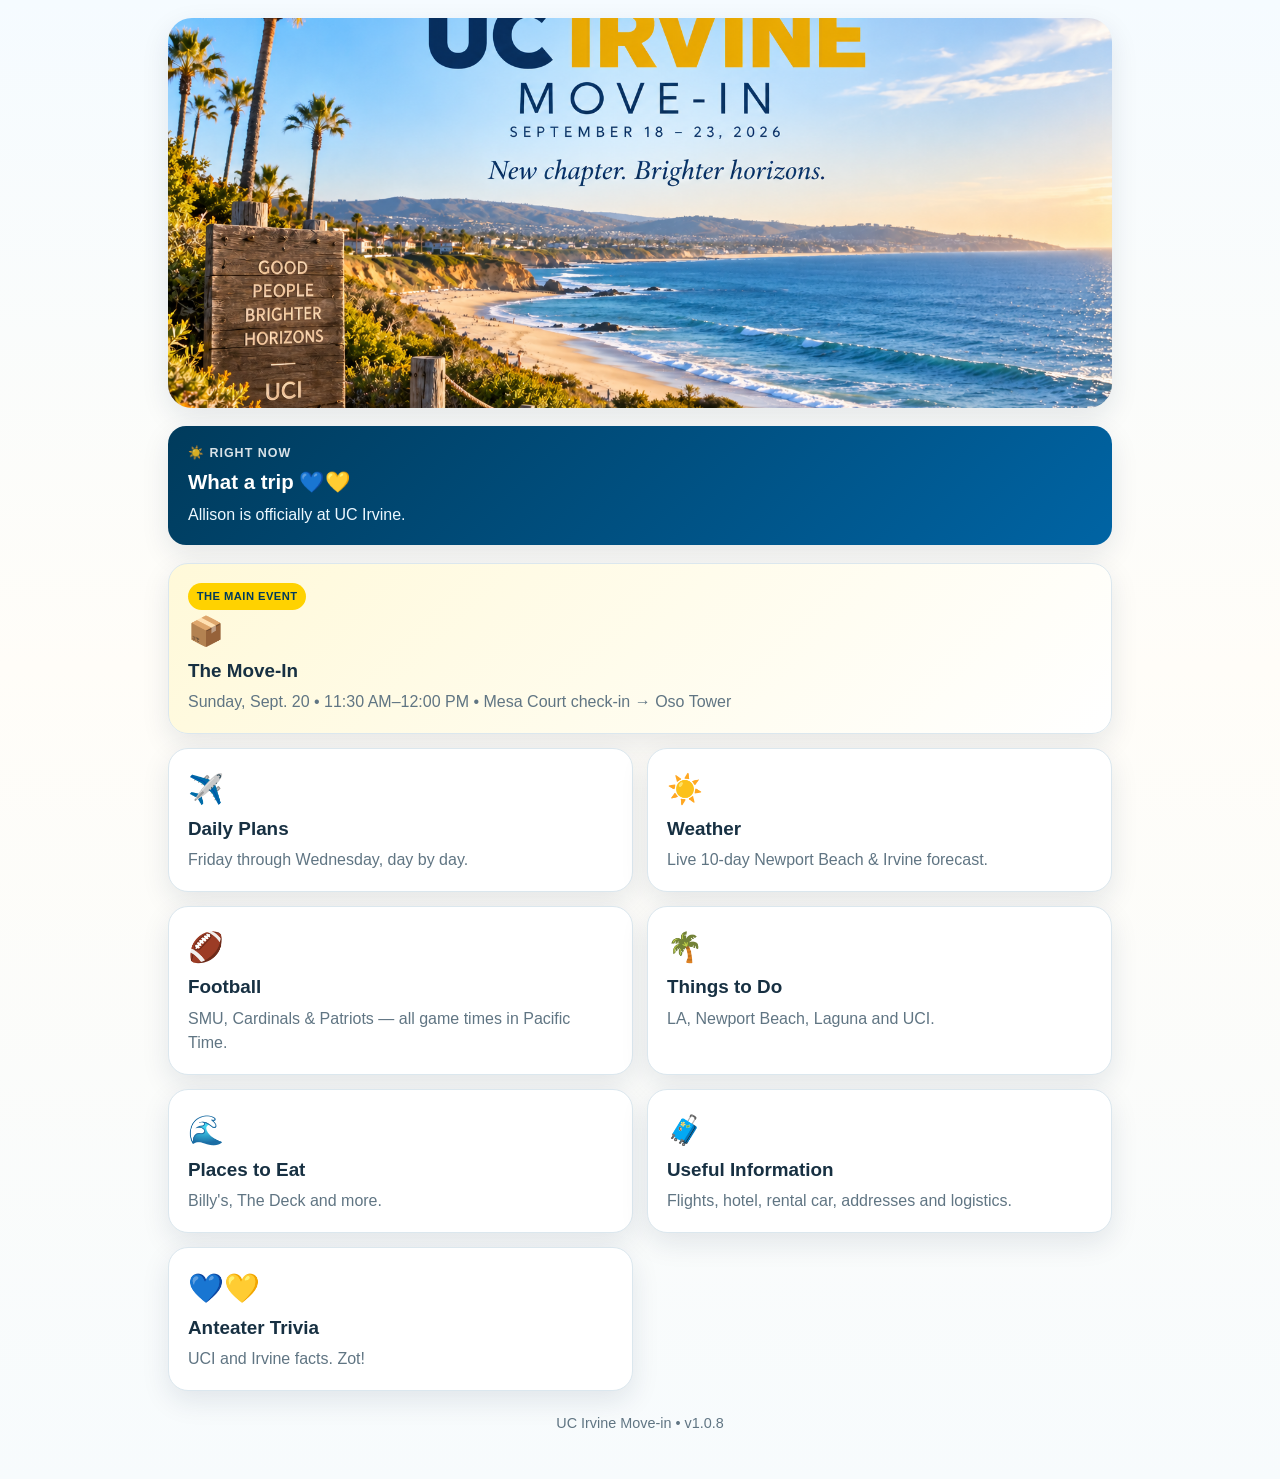
<file: index.html>
<!doctype html><html><head><meta charset="utf-8"><meta name="viewport" content="width=device-width,initial-scale=1"><title>UC Irvine Move-in</title><link rel="stylesheet" href="styles.css"><link rel="icon" type="image/png" sizes="32x32" href="favicon-32.png"><link rel="icon" type="image/png" sizes="16x16" href="favicon-16.png"><link rel="shortcut icon" href="favicon.ico"><link rel="apple-touch-icon" sizes="180x180" href="apple-touch-icon.png"><link rel="manifest" href="manifest.webmanifest"><meta name="theme-color" content="#0072ce"></head><body><main class="wrap"><section class="hero hero-image" aria-label="UC Irvine Move-in, September 18–23, 2026"></section><section class="right-now"><div class="eyebrow">☀️ Right Now</div><strong id="right-now-text">California is coming</strong><div id="right-now-detail" class="right-now-detail"></div></section><section class="grid"><a class="card feature" href="move-in.html"><span class="badge">THE MAIN EVENT</span><div class="icon">📦</div><h3>The Move-In</h3><p>Sunday, Sept. 20 • 11:30 AM–12:00 PM • Mesa Court check-in → Oso Tower</p></a><a class="card" href="trip.html"><div class="icon">✈️</div><h3>Daily Plans</h3><p>Friday through Wednesday, day by day.</p></a><a class="card" href="weather.html"><div class="icon">☀️</div><h3>Weather</h3><p>Live 10-day Newport Beach & Irvine forecast.</p></a><a class="card" href="football.html"><div class="icon">🏈</div><h3>Football</h3><p>SMU, Cardinals & Patriots — all game times in Pacific Time.</p></a><a class="card" href="things.html"><div class="icon">🌴</div><h3>Things to Do</h3><p>LA, Newport Beach, Laguna and UCI.</p></a><a class="card" href="food.html"><div class="icon">🌊</div><h3>Places to Eat</h3><p>Billy's, The Deck and more.</p></a><a class="card" href="details.html"><div class="icon">🧳</div><h3>Useful Information</h3><p>Flights, hotel, rental car, addresses and logistics.</p></a><a class="card" href="trivia.html"><div class="icon">💙💛</div><h3>Anteater Trivia</h3><p>UCI and Irvine facts. Zot!</p></a></section><div class="footer">UC Irvine Move-in • v1.0.8</div></main><script src="app.js"></script></body></html>
</file>
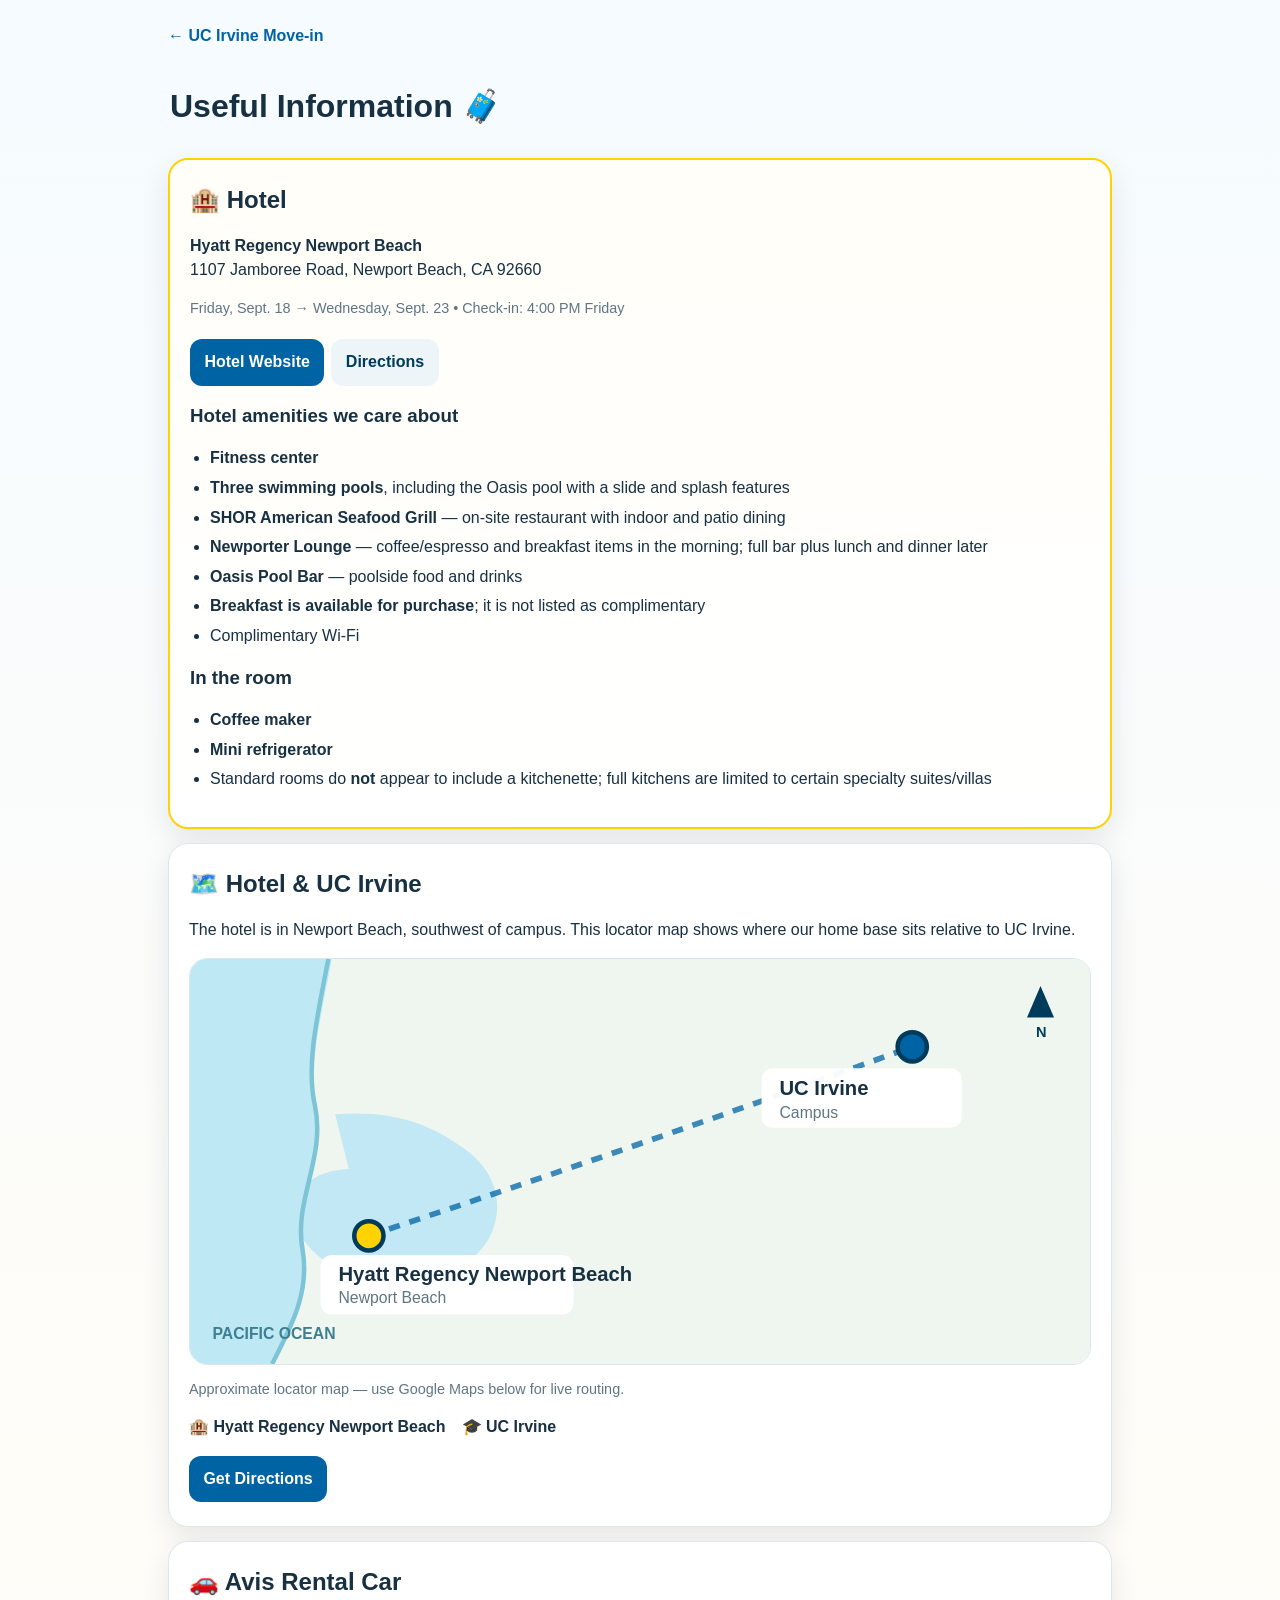
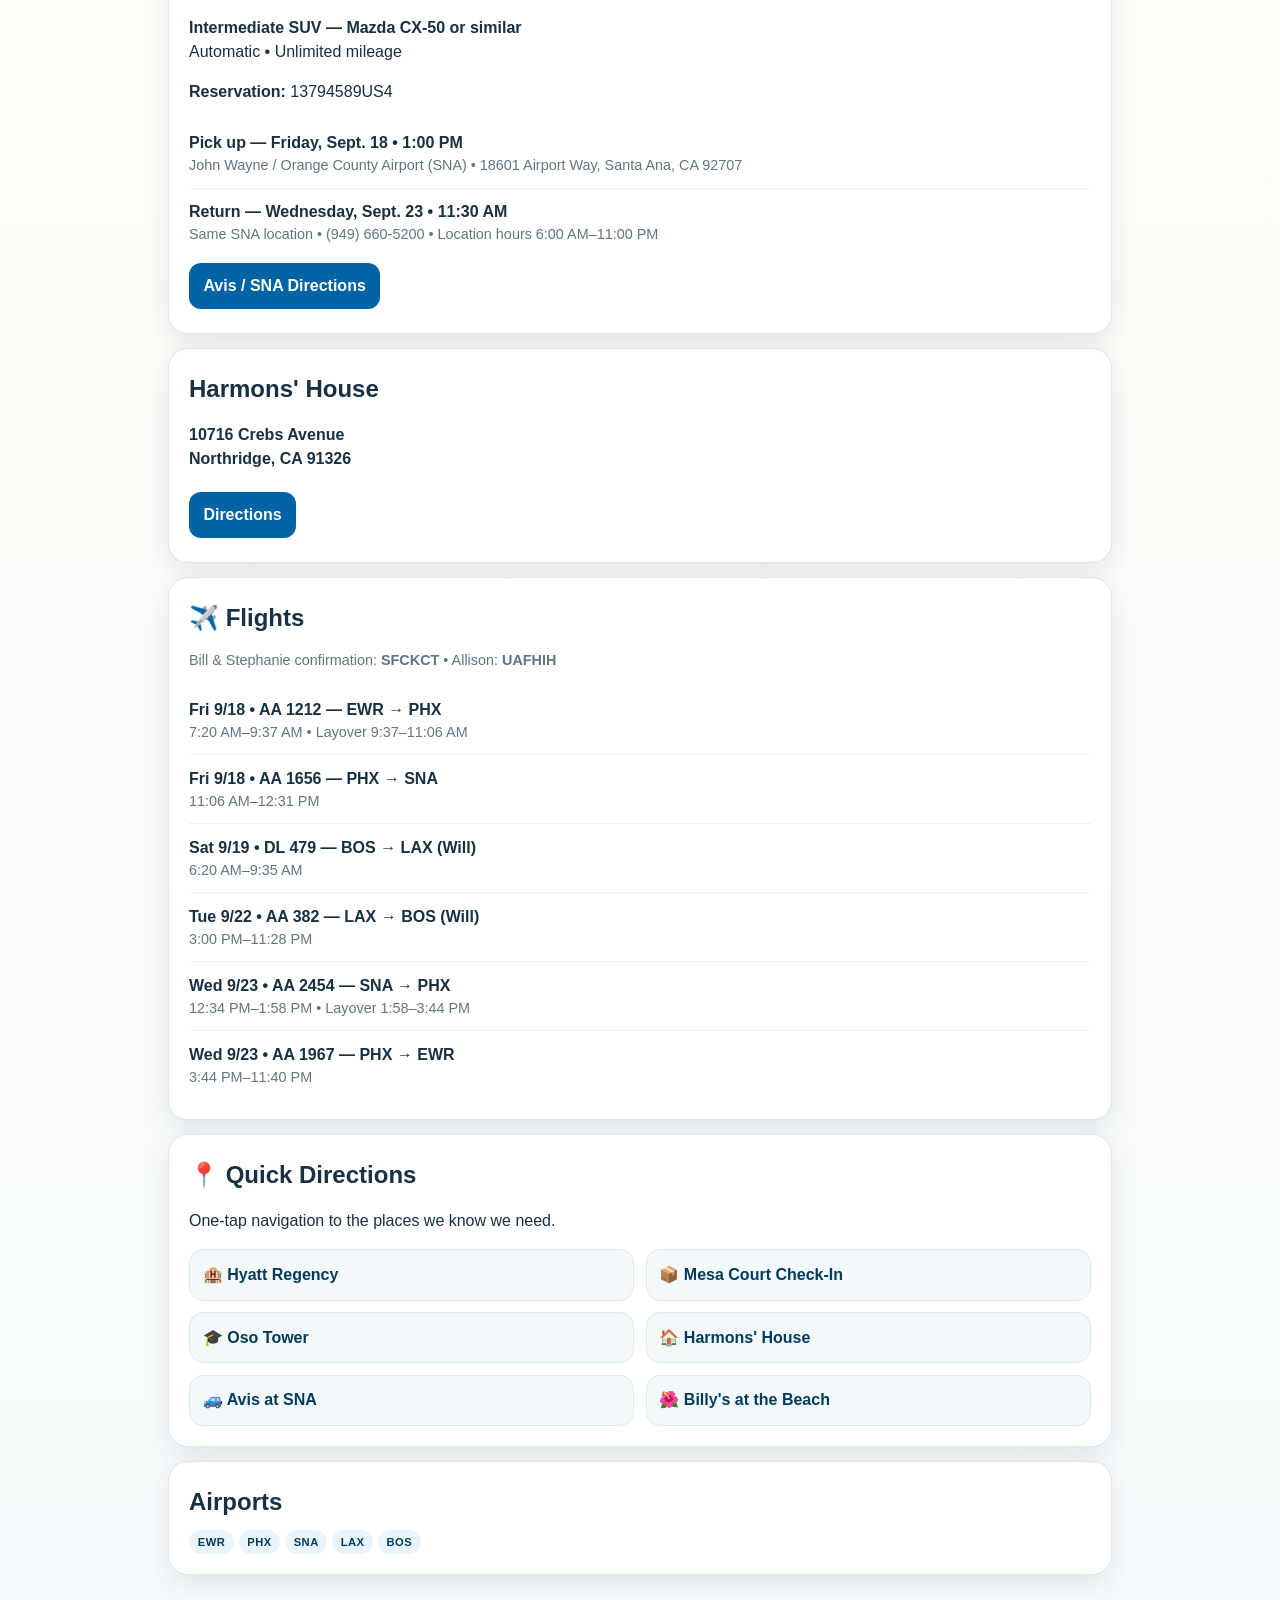
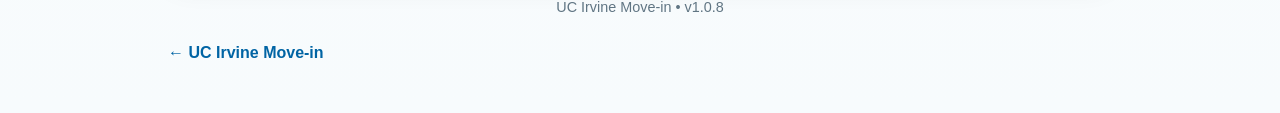
<file: details.html>
<!doctype html><html><head><meta charset="utf-8"><meta name="viewport" content="width=device-width,initial-scale=1"><title>Useful Information</title><link rel="stylesheet" href="styles.css"><link rel="icon" type="image/png" sizes="32x32" href="favicon-32.png"><link rel="icon" type="image/png" sizes="16x16" href="favicon-16.png"><link rel="shortcut icon" href="favicon.ico"><link rel="apple-touch-icon" sizes="180x180" href="apple-touch-icon.png"><link rel="manifest" href="manifest.webmanifest"><meta name="theme-color" content="#0072ce"></head><body><main class="wrap"><a class="back" href="index.html">← UC Irvine Move-in</a><div class="page-head"><h1>Useful Information 🧳</h1></div>
<section class="info movein"><h2>🏨 Hotel</h2><p><strong>Hyatt Regency Newport Beach</strong><br>1107 Jamboree Road, Newport Beach, CA 92660</p><p class="hotel-meta">Friday, Sept. 18 → Wednesday, Sept. 23 • Check-in: 4:00 PM Friday</p><a class="button" href="https://www.hyatt.com/hyatt-regency/en-US/newpo-hyatt-regency-newport-beach">Hotel Website</a><a class="button secondary" href="https://www.google.com/maps/search/?api=1&query=Hyatt+Regency+Newport+Beach+1107+Jamboree+Road+Newport+Beach+CA+92660">Directions</a>
<div class="amenity-group"><h3>Hotel amenities we care about</h3><ul class="amenities"><li><strong>Fitness center</strong></li><li><strong>Three swimming pools</strong>, including the Oasis pool with a slide and splash features</li><li><strong>SHOR American Seafood Grill</strong> — on-site restaurant with indoor and patio dining</li><li><strong>Newporter Lounge</strong> — coffee/espresso and breakfast items in the morning; full bar plus lunch and dinner later</li><li><strong>Oasis Pool Bar</strong> — poolside food and drinks</li><li><strong>Breakfast is available for purchase</strong>; it is not listed as complimentary</li><li>Complimentary Wi-Fi</li></ul></div>
<div class="amenity-group"><h3>In the room</h3><ul class="amenities"><li><strong>Coffee maker</strong></li><li><strong>Mini refrigerator</strong></li><li>Standard rooms do <strong>not</strong> appear to include a kitchenette; full kitchens are limited to certain specialty suites/villas</li></ul></div></section>
<section class="info"><h2>🗺️ Hotel & UC Irvine</h2><p>The hotel is in Newport Beach, southwest of campus. This locator map shows where our home base sits relative to UC Irvine.</p>
<div class="locator-map" role="img" aria-label="Approximate locator map showing Hyatt Regency Newport Beach southwest of UC Irvine">
<svg viewBox="0 0 800 360" xmlns="http://www.w3.org/2000/svg" aria-hidden="true">
<rect width="800" height="360" fill="#eef6ef"/>
<path d="M0 0H126C117 50 105 93 112 129C122 179 91 214 100 258C107 296 88 329 72 360H0Z" fill="#bfe8f5"/>
<path d="M129 138C179 134 213 146 243 168C267 185 278 209 271 235C264 262 238 280 204 286C168 293 137 283 113 263C95 248 89 228 96 211C104 192 128 185 151 187C174 188 190 200 200 214C209 228 206 242 193 250C179 258 159 256 149 245C140 236 141 225 149 218" fill="#bfe8f5" opacity=".95"/>
<path d="M123 0C113 51 103 95 111 130C121 177 92 214 100 258C107 298 88 330 73 360" fill="none" stroke="#7dc4d6" stroke-width="4"/>
<path d="M159 246C282 205 442 151 642 78" fill="none" stroke="#0064a4" stroke-width="5" stroke-dasharray="10 9" opacity=".75"/>
<circle cx="159" cy="246" r="13" fill="#ffd200" stroke="#003b5c" stroke-width="4"/>
<circle cx="642" cy="78" r="13" fill="#0064a4" stroke="#003b5c" stroke-width="4"/>
<rect x="116" y="263" rx="10" ry="10" width="225" height="53" fill="white" opacity=".96"/>
<text x="132" y="286" font-size="18" font-weight="700" fill="#173042">Hyatt Regency Newport Beach</text>
<text x="132" y="306" font-size="14" fill="#607583">Newport Beach</text>
<rect x="508" y="97" rx="10" ry="10" width="178" height="53" fill="white" opacity=".96"/>
<text x="524" y="121" font-size="18" font-weight="700" fill="#173042">UC Irvine</text>
<text x="524" y="141" font-size="14" fill="#607583">Campus</text>
<text x="20" y="338" font-size="14" font-weight="700" fill="#3e7f91">PACIFIC OCEAN</text>
<g transform="translate(744 24)"><path d="M0 28L12 0L24 28Z" fill="#003b5c"/><text x="8" y="45" font-size="13" font-weight="700" fill="#003b5c">N</text></g>
</svg>
</div><p class="map-note">Approximate locator map — use Google Maps below for live routing.</p><div class="map-key"><span>🏨 <strong>Hyatt Regency Newport Beach</strong></span><span>🎓 <strong>UC Irvine</strong></span></div><a class="button" href="https://www.google.com/maps/dir/?api=1&origin=Hyatt+Regency+Newport+Beach+1107+Jamboree+Road+Newport+Beach+CA+92660&destination=University+of+California+Irvine+Irvine+CA">Get Directions</a></section>
<section class="info"><h2>🚗 Avis Rental Car</h2><p><strong>Intermediate SUV — Mazda CX-50 or similar</strong><br>Automatic • Unlimited mileage</p><p><strong>Reservation:</strong> 13794589US4</p><div class="flight-row"><div class="flight-route">Pick up — Friday, Sept. 18 • 1:00 PM</div><div class="flight-sub">John Wayne / Orange County Airport (SNA) • 18601 Airport Way, Santa Ana, CA 92707</div></div><div class="flight-row"><div class="flight-route">Return — Wednesday, Sept. 23 • 11:30 AM</div><div class="flight-sub">Same SNA location • (949) 660-5200 • Location hours 6:00 AM–11:00 PM</div></div><a class="button" href="https://www.google.com/maps/search/?api=1&query=18601+Airport+Way+Santa+Ana+CA+92707">Avis / SNA Directions</a></section>
<section class="info"><h2>Harmons' House</h2><p><strong>10716 Crebs Avenue<br>Northridge, CA 91326</strong></p><a class="button" href="https://maps.google.com/?q=10716+Crebs+Avenue+Northridge+CA+91326">Directions</a></section>
<section class="info"><h2>✈️ Flights</h2><p class="hotel-meta">Bill & Stephanie confirmation: <strong>SFCKCT</strong> • Allison: <strong>UAFHIH</strong></p><div class="flight-row"><div class="flight-route">Fri 9/18 • AA 1212 — EWR → PHX</div><div class="flight-sub">7:20 AM–9:37 AM • Layover 9:37–11:06 AM</div></div><div class="flight-row"><div class="flight-route">Fri 9/18 • AA 1656 — PHX → SNA</div><div class="flight-sub">11:06 AM–12:31 PM</div></div><div class="flight-row"><div class="flight-route">Sat 9/19 • DL 479 — BOS → LAX (Will)</div><div class="flight-sub">6:20 AM–9:35 AM</div></div><div class="flight-row"><div class="flight-route">Tue 9/22 • AA 382 — LAX → BOS (Will)</div><div class="flight-sub">3:00 PM–11:28 PM</div></div><div class="flight-row"><div class="flight-route">Wed 9/23 • AA 2454 — SNA → PHX</div><div class="flight-sub">12:34 PM–1:58 PM • Layover 1:58–3:44 PM</div></div><div class="flight-row"><div class="flight-route">Wed 9/23 • AA 1967 — PHX → EWR</div><div class="flight-sub">3:44 PM–11:40 PM</div></div></section><section class="info"><h2>📍 Quick Directions</h2><p>One-tap navigation to the places we know we need.</p><div class="quick-grid"><a class="quick-link" href="https://www.google.com/maps/search/?api=1&query=Hyatt+Regency+Newport+Beach+1107+Jamboree+Road+Newport+Beach+CA+92660">🏨 Hyatt Regency</a><a class="quick-link" href="https://www.google.com/maps/search/?api=1&query=4057+Mesa+Road+Irvine+CA+92617">📦 Mesa Court Check-In</a><a class="quick-link" href="https://www.google.com/maps/search/?api=1&query=Oso+Tower+UC+Irvine">🎓 Oso Tower</a><a class="quick-link" href="https://maps.google.com/?q=10716+Crebs+Avenue+Northridge+CA+91326">🏠 Harmons' House</a><a class="quick-link" href="https://www.google.com/maps/search/?api=1&query=18601+Airport+Way+Santa+Ana+CA+92707">🚙 Avis at SNA</a><a class="quick-link" href="https://www.google.com/maps/search/?api=1&query=Billys+at+the+Beach+2751+West+Coast+Hwy+Newport+Beach+CA">🌺 Billy's at the Beach</a></div></section><section class="info"><h2>Airports</h2><span class="pill">EWR</span> <span class="pill">PHX</span> <span class="pill">SNA</span> <span class="pill">LAX</span> <span class="pill">BOS</span></section><div class="footer">UC Irvine Move-in • v1.0.8</div><a class="back bottom-back" href="index.html">← UC Irvine Move-in</a></main></body></html>
</file>
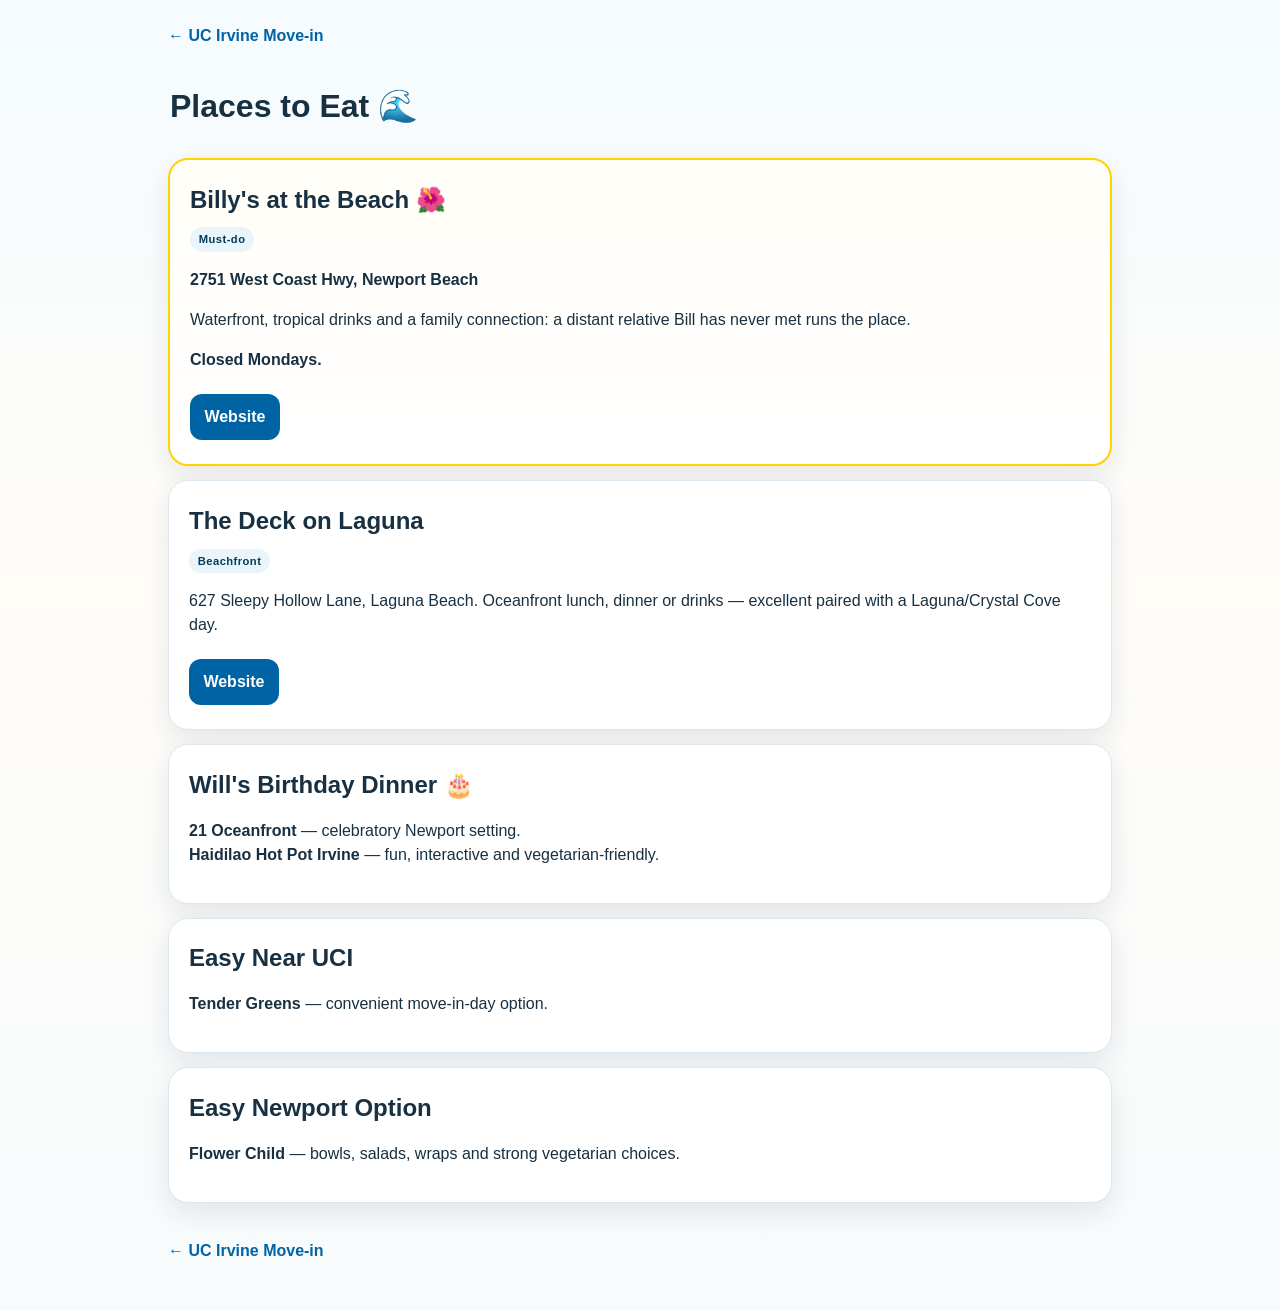
<file: food.html>
<!doctype html><html><head><meta charset="utf-8"><meta name="viewport" content="width=device-width,initial-scale=1"><title>Places to Eat</title><link rel="stylesheet" href="styles.css"><link rel="icon" type="image/png" sizes="32x32" href="favicon-32.png"><link rel="icon" type="image/png" sizes="16x16" href="favicon-16.png"><link rel="shortcut icon" href="favicon.ico"><link rel="apple-touch-icon" sizes="180x180" href="apple-touch-icon.png"><link rel="manifest" href="manifest.webmanifest"><meta name="theme-color" content="#0072ce"></head><body><main class="wrap"><a class="back" href="index.html">← UC Irvine Move-in</a><div class="page-head"><h1>Places to Eat 🌊</h1></div><section class="restaurant movein"><h2>Billy's at the Beach 🌺</h2><span class="pill">Must-do</span><p><strong>2751 West Coast Hwy, Newport Beach</strong></p><p>Waterfront, tropical drinks and a family connection: a distant relative Bill has never met runs the place.</p><p><strong>Closed Mondays.</strong></p><a class="button" href="https://www.billysatthebeach.net/">Website</a></section><section class="restaurant"><h2>The Deck on Laguna</h2><span class="pill">Beachfront</span><p>627 Sleepy Hollow Lane, Laguna Beach. Oceanfront lunch, dinner or drinks — excellent paired with a Laguna/Crystal Cove day.</p><a class="button" href="https://www.deckonlaguna.com/">Website</a></section><section class="restaurant"><h2>Will's Birthday Dinner 🎂</h2><p><strong>21 Oceanfront</strong> — celebratory Newport setting.<br><strong>Haidilao Hot Pot Irvine</strong> — fun, interactive and vegetarian-friendly.</p></section><section class="restaurant"><h2>Easy Near UCI</h2><p><strong>Tender Greens</strong> — convenient move-in-day option.</p></section><section class="restaurant"><h2>Easy Newport Option</h2><p><strong>Flower Child</strong> — bowls, salads, wraps and strong vegetarian choices.</p></section><a class="back bottom-back" href="index.html">← UC Irvine Move-in</a></main></body></html>
</file>
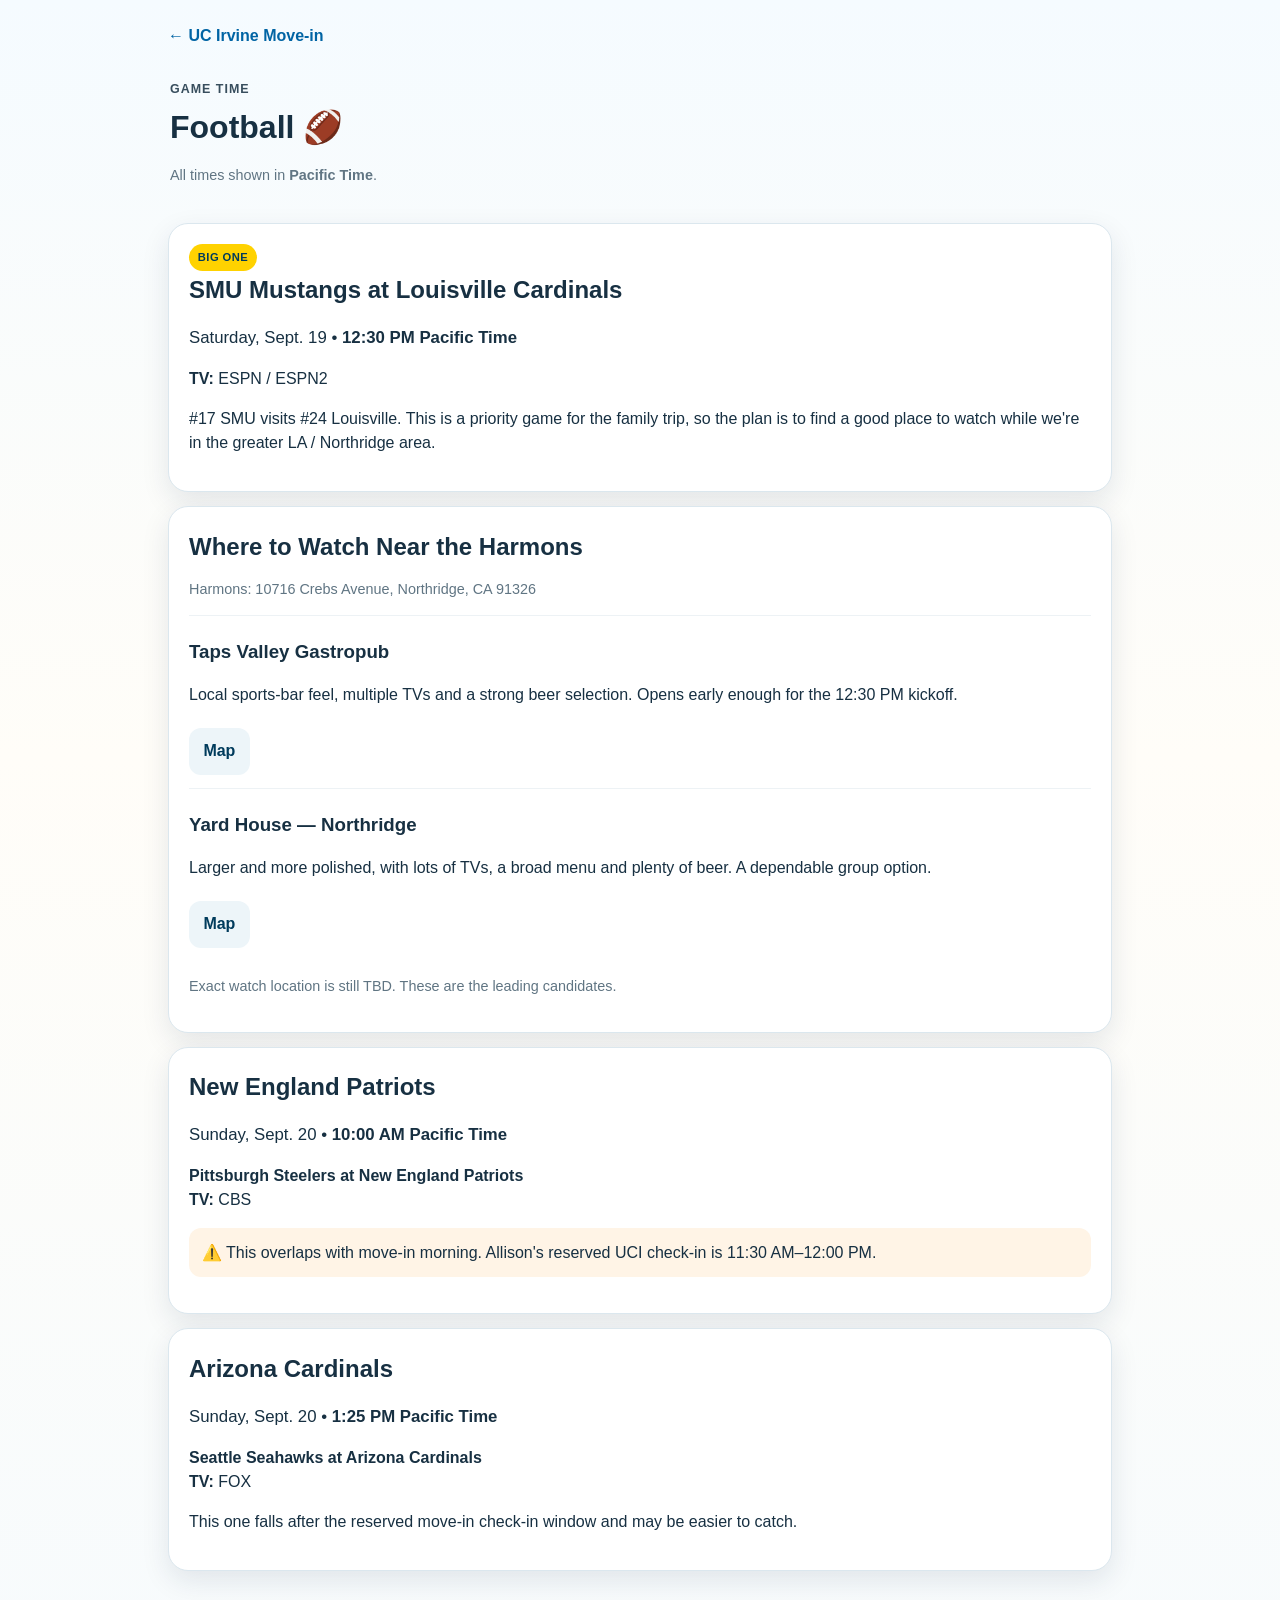
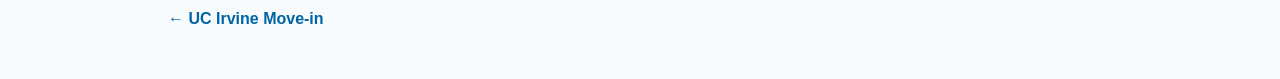
<file: football.html>
<!doctype html><html><head><meta charset="utf-8"><meta name="viewport" content="width=device-width,initial-scale=1"><title>Football</title><link rel="stylesheet" href="styles.css"><link rel="icon" type="image/png" sizes="32x32" href="favicon-32.png"><link rel="icon" type="image/png" sizes="16x16" href="favicon-16.png"><link rel="shortcut icon" href="favicon.ico"><link rel="apple-touch-icon" sizes="180x180" href="apple-touch-icon.png"><link rel="manifest" href="manifest.webmanifest"><meta name="theme-color" content="#0072ce"></head><body><main class="wrap"><a class="back" href="index.html">← UC Irvine Move-in</a><div class="page-head"><div class="eyebrow">Game Time</div><h1>Football 🏈</h1><p class="timezone-note">All times shown in <strong>Pacific Time</strong>.</p></div>
<section class="info football-main"><span class="badge">BIG ONE</span><h2>SMU Mustangs at Louisville Cardinals</h2><p class="game-time">Saturday, Sept. 19 • <strong>12:30 PM Pacific Time</strong></p><p><strong>TV:</strong> ESPN / ESPN2</p><p>#17 SMU visits #24 Louisville. This is a priority game for the family trip, so the plan is to find a good place to watch while we're in the greater LA / Northridge area.</p></section>
<section class="info"><h2>Where to Watch Near the Harmons</h2><p class="hotel-meta">Harmons: 10716 Crebs Avenue, Northridge, CA 91326</p><div class="watch-option"><h3>Taps Valley Gastropub</h3><p>Local sports-bar feel, multiple TVs and a strong beer selection. Opens early enough for the 12:30 PM kickoff.</p><a class="button secondary" href="https://www.google.com/maps/search/?api=1&query=Taps+Valley+Gastropub+Northridge+CA">Map</a></div><div class="watch-option"><h3>Yard House — Northridge</h3><p>Larger and more polished, with lots of TVs, a broad menu and plenty of beer. A dependable group option.</p><a class="button secondary" href="https://www.google.com/maps/search/?api=1&query=Yard+House+Northridge+CA">Map</a></div><p class="map-note">Exact watch location is still TBD. These are the leading candidates.</p></section>
<section class="info"><h2>New England Patriots</h2><p class="game-time">Sunday, Sept. 20 • <strong>10:00 AM Pacific Time</strong></p><p><strong>Pittsburgh Steelers at New England Patriots</strong><br><strong>TV:</strong> CBS</p><p class="conflict-note">⚠️ This overlaps with move-in morning. Allison's reserved UCI check-in is 11:30 AM–12:00 PM.</p></section>
<section class="info"><h2>Arizona Cardinals</h2><p class="game-time">Sunday, Sept. 20 • <strong>1:25 PM Pacific Time</strong></p><p><strong>Seattle Seahawks at Arizona Cardinals</strong><br><strong>TV:</strong> FOX</p><p>This one falls after the reserved move-in check-in window and may be easier to catch.</p></section>
<a class="back bottom-back" href="index.html">← UC Irvine Move-in</a></main></body></html>
</file>
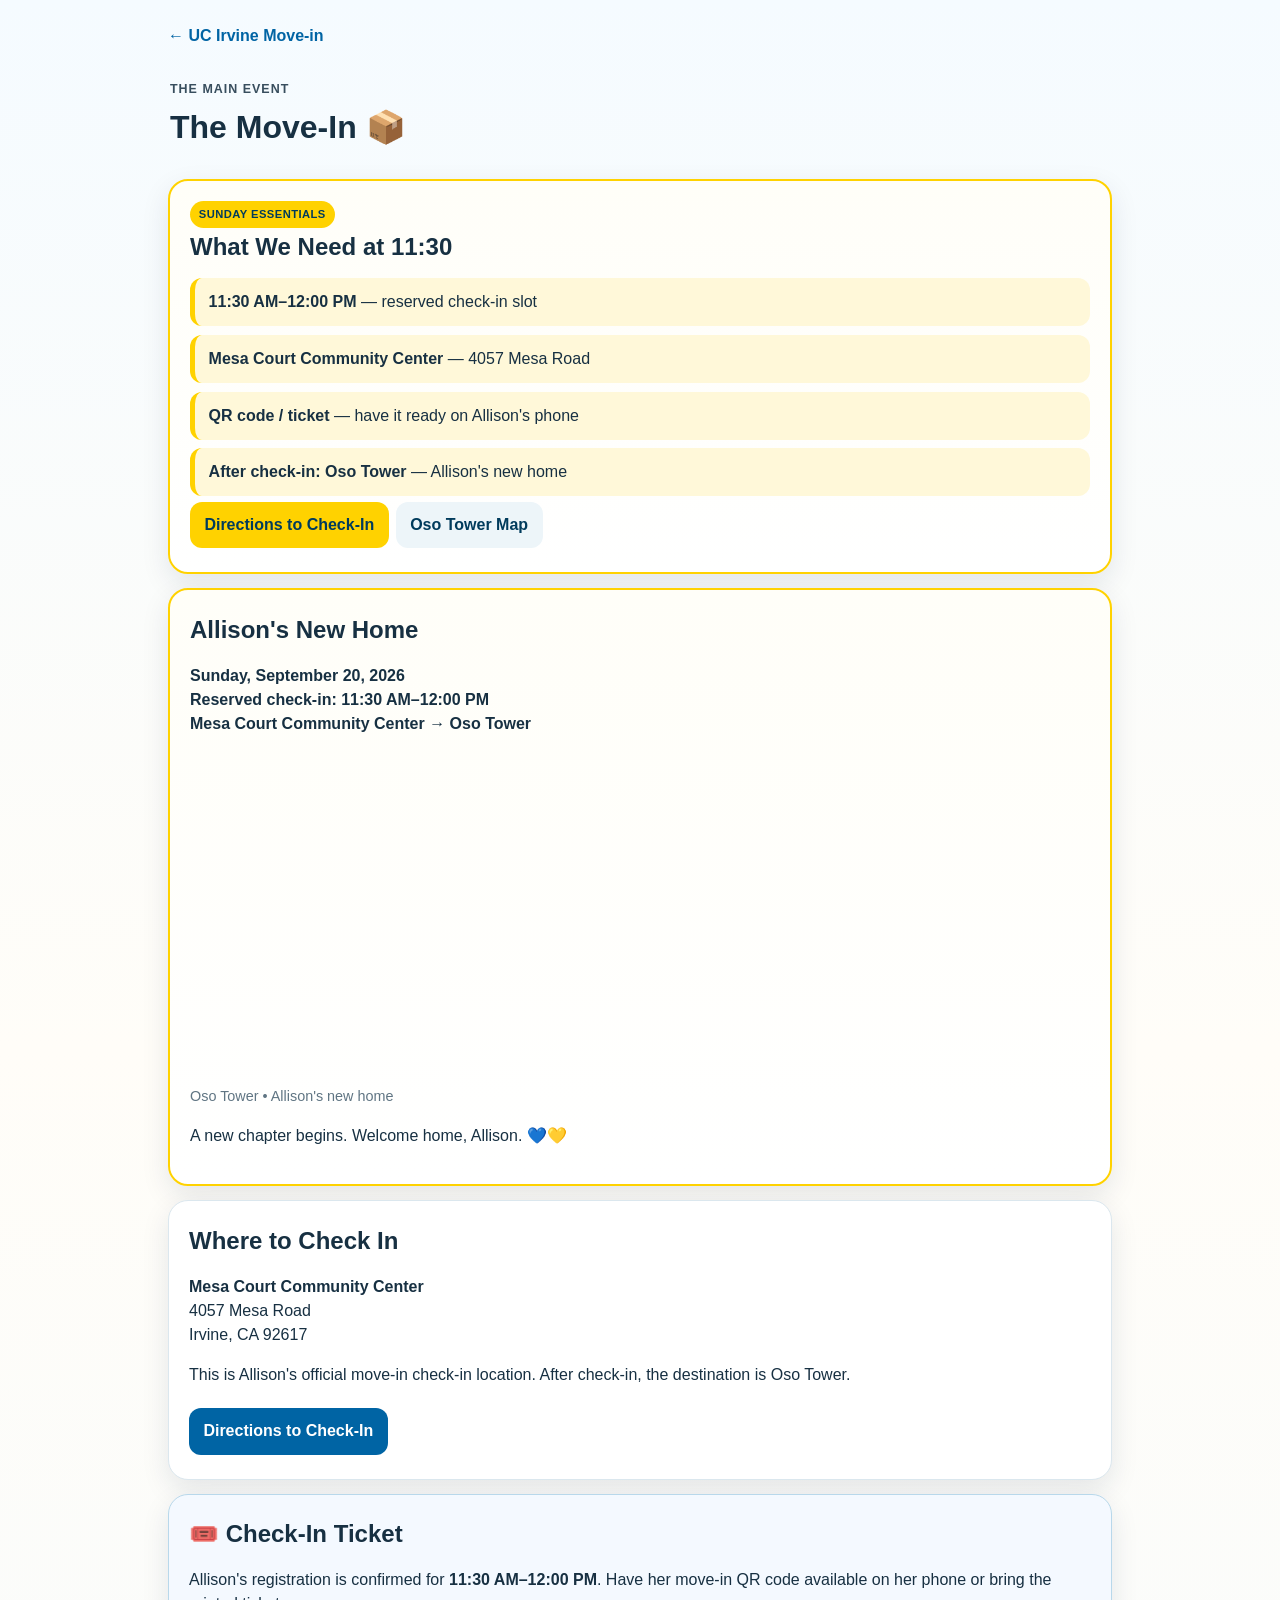
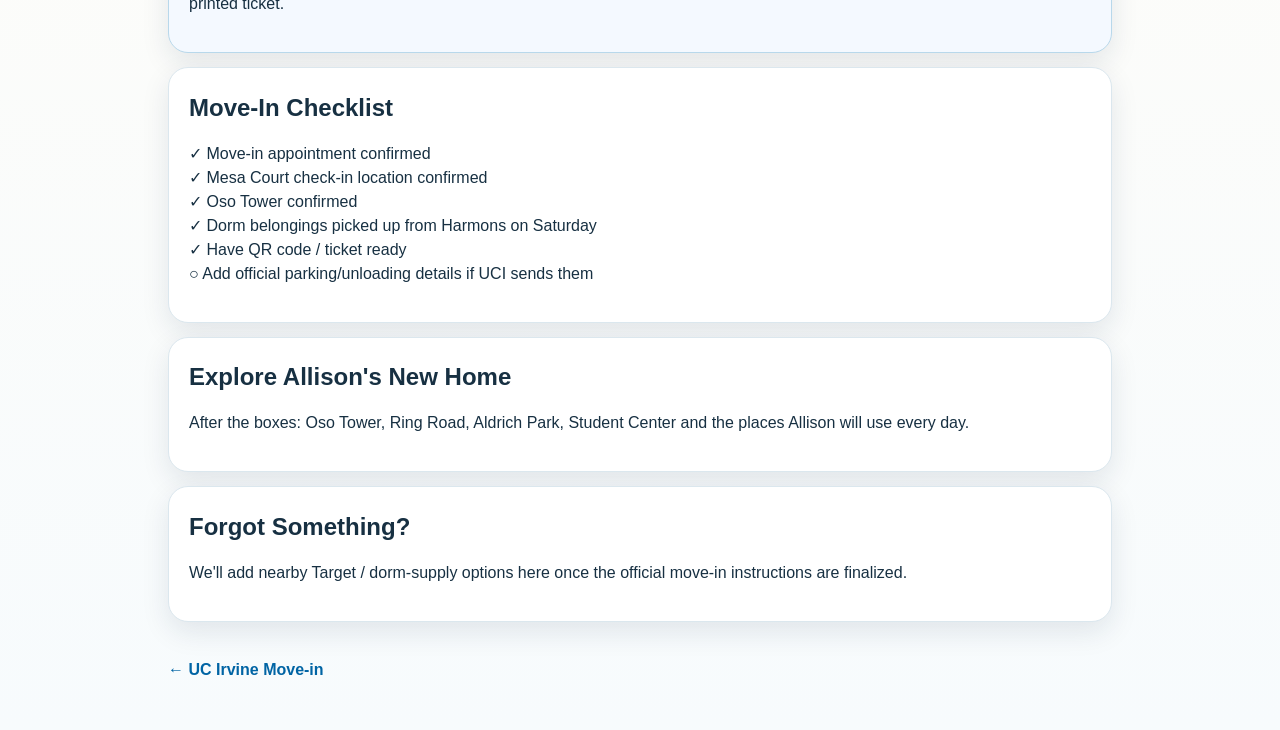
<file: move-in.html>
<!doctype html><html><head><meta charset="utf-8"><meta name="viewport" content="width=device-width,initial-scale=1"><title>The Move-In</title><link rel="stylesheet" href="styles.css"><link rel="icon" type="image/png" sizes="32x32" href="favicon-32.png"><link rel="icon" type="image/png" sizes="16x16" href="favicon-16.png"><link rel="shortcut icon" href="favicon.ico"><link rel="apple-touch-icon" sizes="180x180" href="apple-touch-icon.png"><link rel="manifest" href="manifest.webmanifest"><meta name="theme-color" content="#0072ce"></head><body><main class="wrap"><a class="back" href="index.html">← UC Irvine Move-in</a><div class="page-head"><div class="eyebrow">The Main Event</div><h1>The Move-In 📦</h1></div><section class="info movein"><span class="badge">SUNDAY ESSENTIALS</span><h2>What We Need at 11:30</h2><div class="essential-list"><div class="essential"><strong>11:30 AM–12:00 PM</strong> — reserved check-in slot</div><div class="essential"><strong>Mesa Court Community Center</strong> — 4057 Mesa Road</div><div class="essential"><strong>QR code / ticket</strong> — have it ready on Allison's phone</div><div class="essential"><strong>After check-in: Oso Tower</strong> — Allison's new home</div></div><a class="button gold" href="https://www.google.com/maps/search/?api=1&query=4057+Mesa+Road+Irvine+CA+92617">Directions to Check-In</a><a class="button secondary" href="https://www.google.com/maps/search/?api=1&query=Oso+Tower+UC+Irvine">Oso Tower Map</a></section><section class="info movein"><h2>Allison's New Home</h2><p><strong>Sunday, September 20, 2026<br>Reserved check-in: 11:30 AM–12:00 PM<br>Mesa Court Community Center → Oso Tower</strong></p><div class="photo" style="background-image:url('https://news.uci.edu/files/2026/02/crop_UCIrvineOSOTower_PhotoByBruceDamonte_07_LR.jpg')"></div><p class="photo-caption">Oso Tower • Allison's new home</p><p>A new chapter begins. Welcome home, Allison. 💙💛</p></section><section class="info"><h2>Where to Check In</h2><p><strong>Mesa Court Community Center</strong><br>4057 Mesa Road<br>Irvine, CA 92617</p><p>This is Allison's official move-in check-in location. After check-in, the destination is Oso Tower.</p><a class="button" href="https://www.google.com/maps/search/?api=1&query=4057+Mesa+Road+Irvine+CA+92617">Directions to Check-In</a></section><section class="info ticket-reminder"><h2>🎟️ Check-In Ticket</h2><p>Allison's registration is confirmed for <strong>11:30 AM–12:00 PM</strong>. Have her move-in QR code available on her phone or bring the printed ticket.</p></section><section class="info"><h2>Move-In Checklist</h2><p>✓ Move-in appointment confirmed<br>✓ Mesa Court check-in location confirmed<br>✓ Oso Tower confirmed<br>✓ Dorm belongings picked up from Harmons on Saturday<br>✓ Have QR code / ticket ready<br>○ Add official parking/unloading details if UCI sends them</p></section><section class="info"><h2>Explore Allison's New Home</h2><p>After the boxes: Oso Tower, Ring Road, Aldrich Park, Student Center and the places Allison will use every day.</p></section><section class="info"><h2>Forgot Something?</h2><p>We'll add nearby Target / dorm-supply options here once the official move-in instructions are finalized.</p></section><a class="back bottom-back" href="index.html">← UC Irvine Move-in</a></main></body></html>
</file>
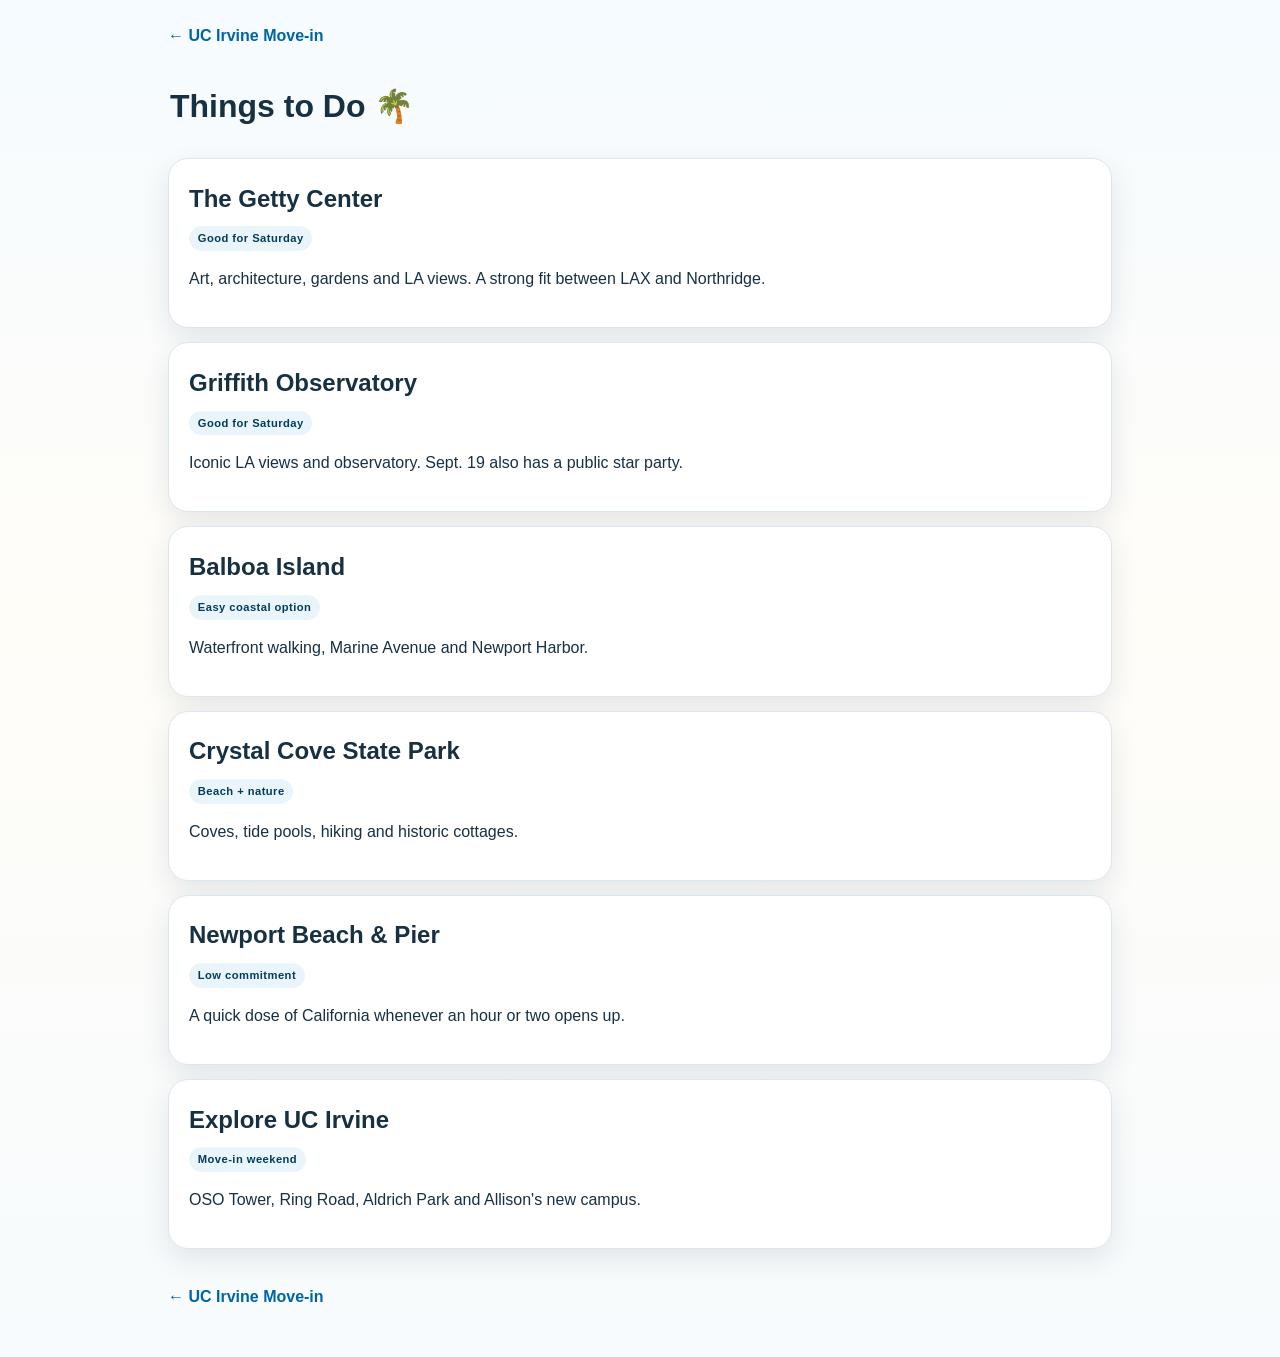
<file: things.html>
<!doctype html><html><head><meta charset="utf-8"><meta name="viewport" content="width=device-width,initial-scale=1"><title>Things to Do</title><link rel="stylesheet" href="styles.css"><link rel="icon" type="image/png" sizes="32x32" href="favicon-32.png"><link rel="icon" type="image/png" sizes="16x16" href="favicon-16.png"><link rel="shortcut icon" href="favicon.ico"><link rel="apple-touch-icon" sizes="180x180" href="apple-touch-icon.png"><link rel="manifest" href="manifest.webmanifest"><meta name="theme-color" content="#0072ce"></head><body><main class="wrap"><a class="back" href="index.html">← UC Irvine Move-in</a><div class="page-head"><h1>Things to Do 🌴</h1></div><section class="activity"><h2>The Getty Center</h2><span class="pill">Good for Saturday</span><p>Art, architecture, gardens and LA views. A strong fit between LAX and Northridge.</p></section><section class="activity"><h2>Griffith Observatory</h2><span class="pill">Good for Saturday</span><p>Iconic LA views and observatory. Sept. 19 also has a public star party.</p></section><section class="activity"><h2>Balboa Island</h2><span class="pill">Easy coastal option</span><p>Waterfront walking, Marine Avenue and Newport Harbor.</p></section><section class="activity"><h2>Crystal Cove State Park</h2><span class="pill">Beach + nature</span><p>Coves, tide pools, hiking and historic cottages.</p></section><section class="activity"><h2>Newport Beach & Pier</h2><span class="pill">Low commitment</span><p>A quick dose of California whenever an hour or two opens up.</p></section><section class="activity"><h2>Explore UC Irvine</h2><span class="pill">Move-in weekend</span><p>OSO Tower, Ring Road, Aldrich Park and Allison's new campus.</p></section><a class="back bottom-back" href="index.html">← UC Irvine Move-in</a></main></body></html>
</file>
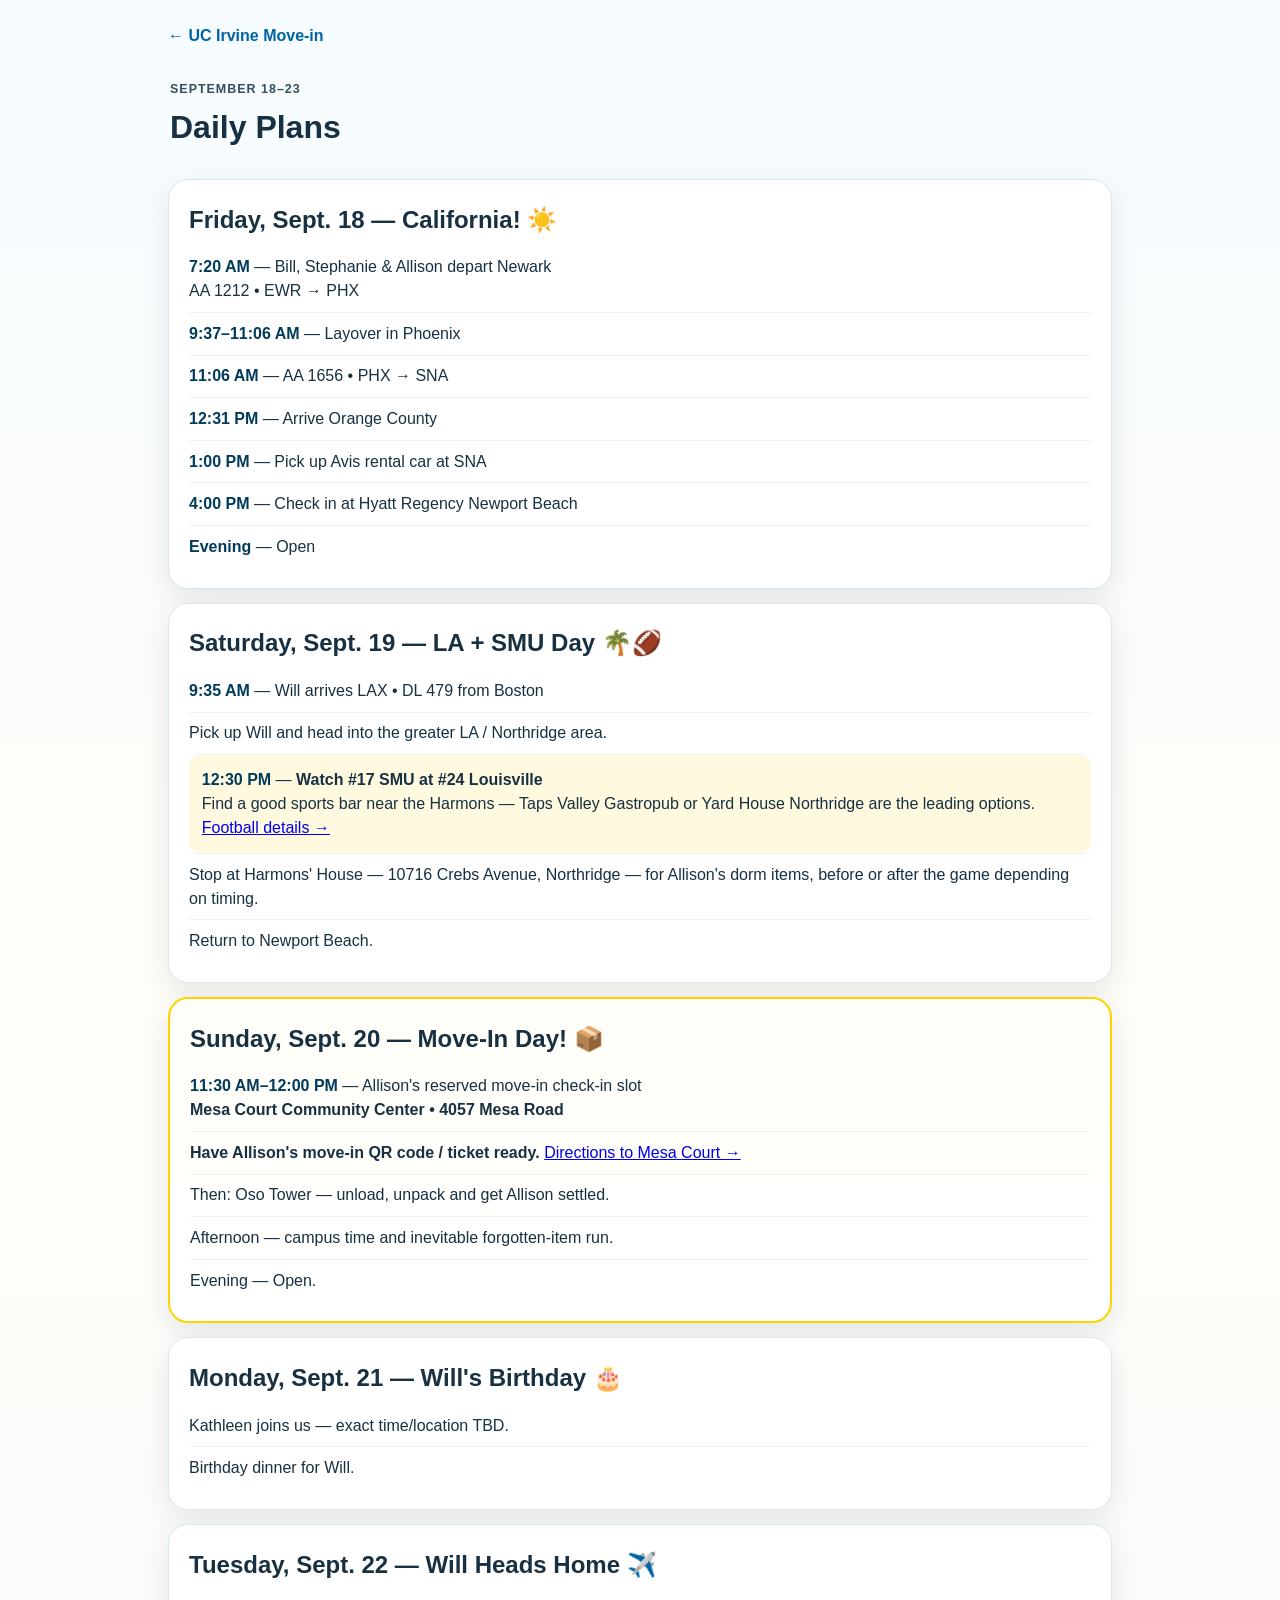
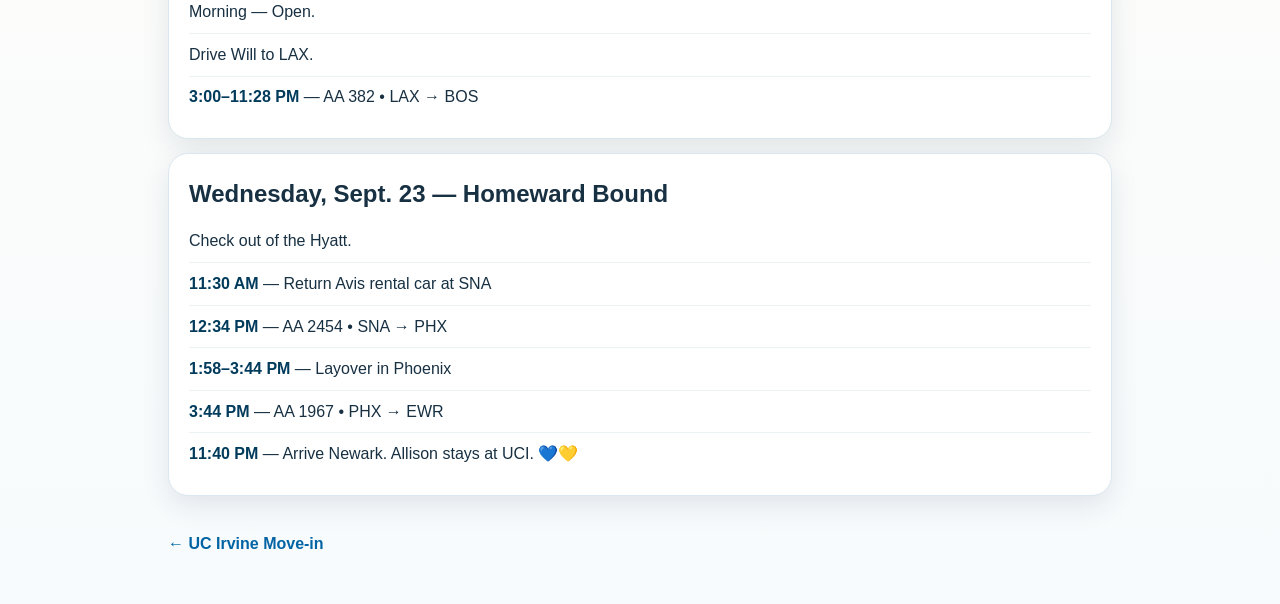
<file: trip.html>
<!doctype html><html><head><meta charset="utf-8"><meta name="viewport" content="width=device-width,initial-scale=1"><title>Daily Plans</title><link rel="stylesheet" href="styles.css"><link rel="icon" type="image/png" sizes="32x32" href="favicon-32.png"><link rel="icon" type="image/png" sizes="16x16" href="favicon-16.png"><link rel="shortcut icon" href="favicon.ico"><link rel="apple-touch-icon" sizes="180x180" href="apple-touch-icon.png"><link rel="manifest" href="manifest.webmanifest"><meta name="theme-color" content="#0072ce"></head><body><main class="wrap"><a class="back" href="index.html">← UC Irvine Move-in</a><div class="page-head"><div class="eyebrow">September 18–23</div><h1>Daily Plans</h1></div>
<section class="day"><h2>Friday, Sept. 18 — California! ☀️</h2><div class="item"><span class="time">7:20 AM</span> — Bill, Stephanie & Allison depart Newark<br>AA 1212 • EWR → PHX</div><div class="item"><span class="time">9:37–11:06 AM</span> — Layover in Phoenix</div><div class="item"><span class="time">11:06 AM</span> — AA 1656 • PHX → SNA</div><div class="item"><span class="time">12:31 PM</span> — Arrive Orange County</div><div class="item"><span class="time">1:00 PM</span> — Pick up Avis rental car at SNA</div><div class="item"><span class="time">4:00 PM</span> — Check in at Hyatt Regency Newport Beach</div><div class="item"><span class="time">Evening</span> — Open</div></section>
<section class="day"><h2>Saturday, Sept. 19 — LA + SMU Day 🌴🏈</h2><div class="item"><span class="time">9:35 AM</span> — Will arrives LAX • DL 479 from Boston</div><div class="item">Pick up Will and head into the greater LA / Northridge area.</div><div class="item football-highlight"><span class="time">12:30 PM</span> — <strong>Watch #17 SMU at #24 Louisville</strong><br>Find a good sports bar near the Harmons — Taps Valley Gastropub or Yard House Northridge are the leading options. <a href="football.html">Football details →</a></div><div class="item">Stop at Harmons' House — 10716 Crebs Avenue, Northridge — for Allison's dorm items, before or after the game depending on timing.</div><div class="item">Return to Newport Beach.</div></section>
<section class="day movein"><h2>Sunday, Sept. 20 — Move-In Day! 📦</h2><div class="item"><span class="time">11:30 AM–12:00 PM</span> — Allison's reserved move-in check-in slot<br><strong>Mesa Court Community Center • 4057 Mesa Road</strong></div><div class="item"><strong>Have Allison's move-in QR code / ticket ready.</strong> <a href="https://www.google.com/maps/search/?api=1&query=4057+Mesa+Road+Irvine+CA+92617">Directions to Mesa Court →</a></div><div class="item">Then: Oso Tower — unload, unpack and get Allison settled.</div><div class="item">Afternoon — campus time and inevitable forgotten-item run.</div><div class="item">Evening — Open.</div></section>
<section class="day"><h2>Monday, Sept. 21 — Will's Birthday 🎂</h2><div class="item">Kathleen joins us — exact time/location TBD.</div><div class="item">Birthday dinner for Will.</div></section>
<section class="day"><h2>Tuesday, Sept. 22 — Will Heads Home ✈️</h2><div class="item">Morning — Open.</div><div class="item">Drive Will to LAX.</div><div class="item"><span class="time">3:00–11:28 PM</span> — AA 382 • LAX → BOS</div></section>
<section class="day"><h2>Wednesday, Sept. 23 — Homeward Bound</h2><div class="item">Check out of the Hyatt.</div><div class="item"><span class="time">11:30 AM</span> — Return Avis rental car at SNA</div><div class="item"><span class="time">12:34 PM</span> — AA 2454 • SNA → PHX</div><div class="item"><span class="time">1:58–3:44 PM</span> — Layover in Phoenix</div><div class="item"><span class="time">3:44 PM</span> — AA 1967 • PHX → EWR</div><div class="item"><span class="time">11:40 PM</span> — Arrive Newark. Allison stays at UCI. 💙💛</div></section><a class="back bottom-back" href="index.html">← UC Irvine Move-in</a></main></body></html>
</file>
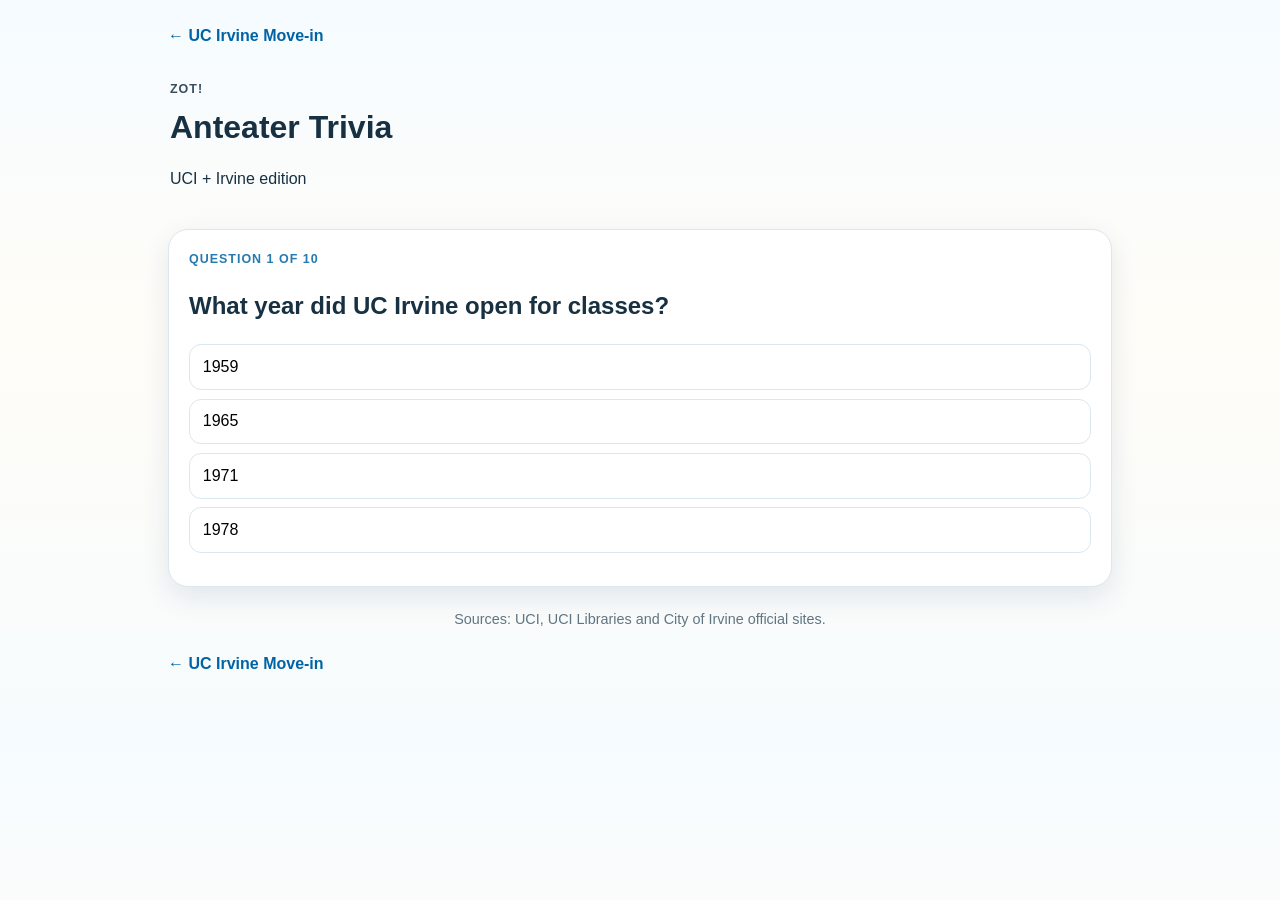
<file: trivia.html>
<!doctype html><html><head><meta charset="utf-8"><meta name="viewport" content="width=device-width,initial-scale=1"><title>Anteater Trivia</title><link rel="stylesheet" href="styles.css"><link rel="icon" type="image/png" sizes="32x32" href="favicon-32.png"><link rel="icon" type="image/png" sizes="16x16" href="favicon-16.png"><link rel="shortcut icon" href="favicon.ico"><link rel="apple-touch-icon" sizes="180x180" href="apple-touch-icon.png"><link rel="manifest" href="manifest.webmanifest"><meta name="theme-color" content="#0072ce"></head><body><main class="wrap"><a class="back" href="index.html">← UC Irvine Move-in</a><div class="page-head"><div class="eyebrow">Zot!</div><h1>Anteater Trivia</h1><p>UCI + Irvine edition</p></div><div id="quiz"></div><div class="footer">Sources: UCI, UCI Libraries and City of Irvine official sites.</div><a class="back bottom-back" href="index.html">← UC Irvine Move-in</a></main><script>
const qs=[
['What year did UC Irvine open for classes?',['1959','1965','1971','1978'],1,'UCI opened for classes in 1965.'],
['Which U.S. president dedicated the UCI campus?',['John F. Kennedy','Lyndon B. Johnson','Richard Nixon','Gerald Ford'],1,'Lyndon B. Johnson dedicated the campus in 1964.'],
['What comic strip helped inspire UCI’s Anteater mascot?',['Peanuts','B.C.','Garfield','Doonesbury'],1,'Johnny Hart’s B.C. helped inspire the Anteater.'],
['What is UCI’s famous cheer?',['Go Blue!','Zot!','Eater Up!','Rip ’Em!'],1,'Zot!'],
['About how far is UCI from the Pacific coast?',['2 miles','5 miles','12 miles','20 miles'],1,'UCI says the campus is about five miles from the Pacific coast.'],
['When was the City of Irvine incorporated?',['1965','1969','1971','1976'],2,'Irvine incorporated on December 28, 1971.'],
['Roughly how large is the City of Irvine?',['25 sq mi','45 sq mi','65+ sq mi','100+ sq mi'],2,'The city covers more than 65 square miles.'],
['How many students were enrolled on UCI’s first day?',['589','1,589','5,189','15,890'],1,'UCI Libraries lists 1,589 students on opening day.'],
['What animal is Peter?',['Aardvark','Anteater','Armadillo','Tapir'],1,'Peter is, of course, an Anteater.'],
['What sits at the center of the UCI campus?',['Aldrich Park','Anteater Stadium','Founders Lake','Pacific Quad'],0,'Aldrich Park is the green heart of the campus.']];
const root=document.getElementById('quiz');let n=0,score=0;
function show(){if(n>=qs.length){root.innerHTML=`<section class="question"><h2>You got ${score} of ${qs.length}!</h2><p>${score>=8?'Zot! You’re ready for move-in.':'Not bad — another lap around Ring Road and you’ll have it.'}</p><button class="answer-btn" onclick="n=0;score=0;show()">Play again</button></section>`;return}const q=qs[n];root.innerHTML=`<section class="question"><div class="eyebrow" style="color:#0064a4">Question ${n+1} of ${qs.length}</div><h2>${q[0]}</h2>${q[1].map((x,i)=>`<button class="answer-btn" onclick="pick(${i})">${x}</button>`).join('')}<div id="fb" class="feedback"></div></section>`}
function pick(i){const q=qs[n];if(i===q[2])score++;document.querySelectorAll('.answer-btn').forEach(b=>b.disabled=true);document.getElementById('fb').innerHTML=(i===q[2]?'✅ Correct. ':'❌ '+q[1][q[2]]+'. ')+q[3]+`<br><button class="button" onclick="n++;show()">Next →</button>`}show();
</script></body></html>
</file>
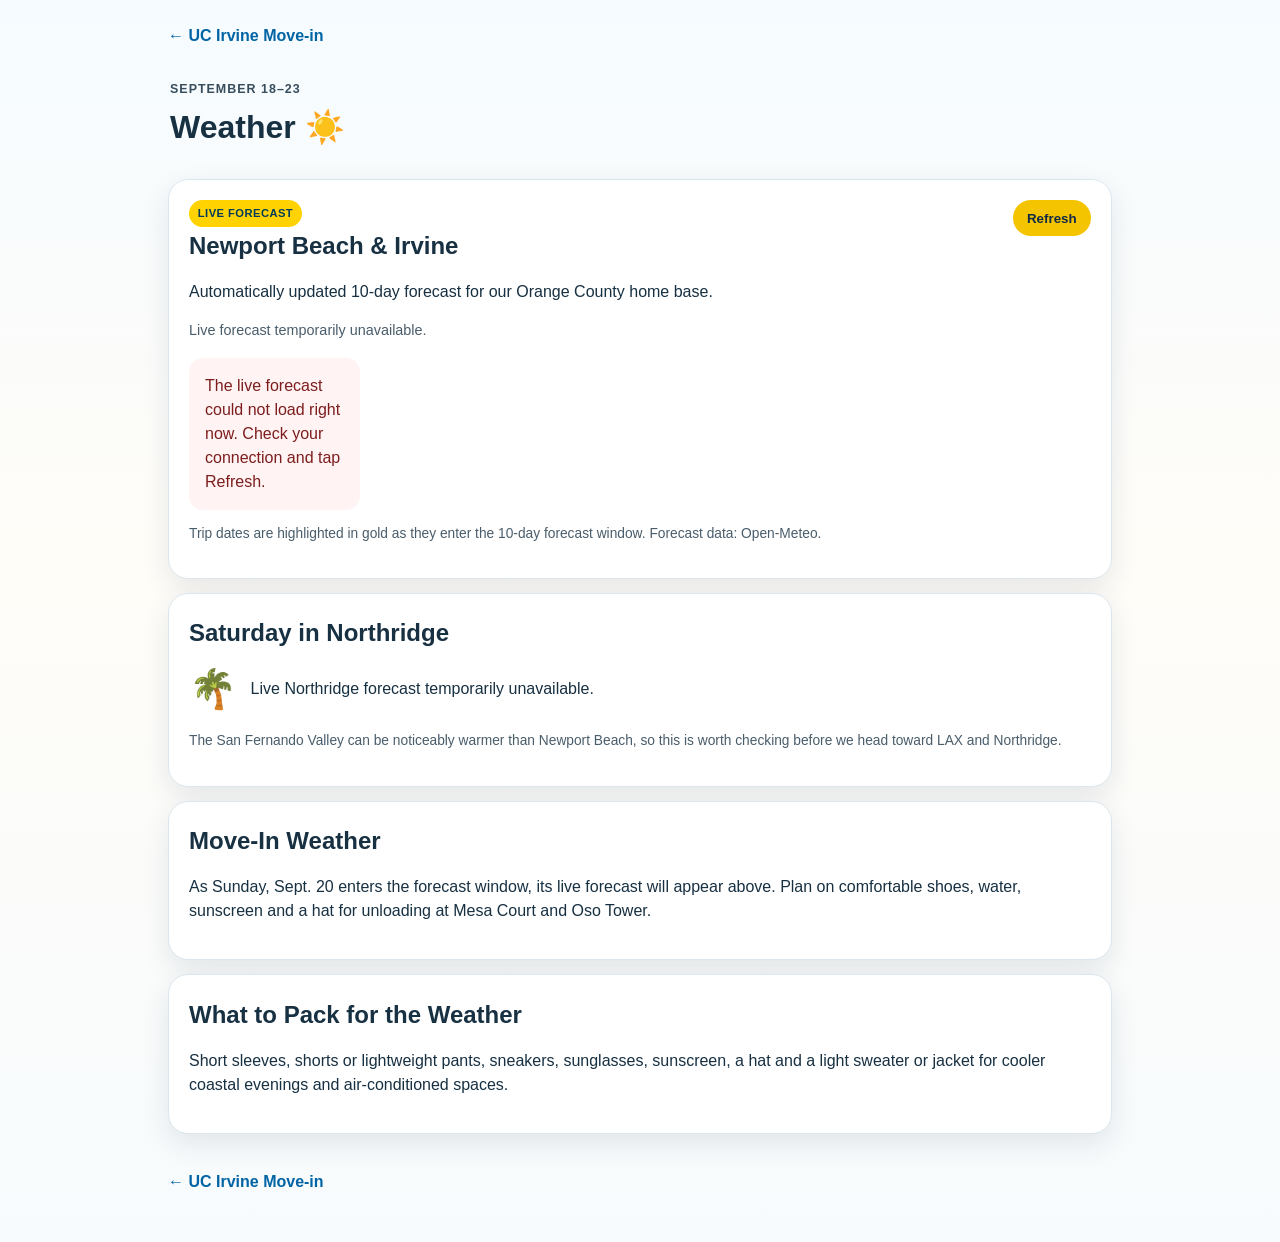
<file: weather.html>
<!doctype html>
<html>
<head>
  <meta charset="utf-8">
  <meta name="viewport" content="width=device-width,initial-scale=1">
  <title>Weather</title>
  <link rel="stylesheet" href="styles.css"><link rel="icon" type="image/png" sizes="32x32" href="favicon-32.png"><link rel="icon" type="image/png" sizes="16x16" href="favicon-16.png"><link rel="shortcut icon" href="favicon.ico"><link rel="apple-touch-icon" sizes="180x180" href="apple-touch-icon.png"><link rel="manifest" href="manifest.webmanifest"><meta name="theme-color" content="#0072ce">
  <style>
    .live-weather-header{display:flex;justify-content:space-between;gap:1rem;align-items:flex-start;flex-wrap:wrap}
    .weather-status{font-size:.9rem;opacity:.78;margin:.35rem 0 0}
    .weather-refresh{border:0;border-radius:999px;padding:.65rem .9rem;background:#f5c400;color:#102a43;font-weight:700;cursor:pointer}
    .weather-refresh:disabled{opacity:.55;cursor:default}
    .forecast-strip{display:grid;grid-template-columns:repeat(5,minmax(0,1fr));gap:.7rem;margin-top:1rem}
    .forecast-day{background:rgba(255,255,255,.9);border:1px solid rgba(0,60,113,.14);border-radius:16px;padding:.9rem .65rem;text-align:center;box-shadow:0 5px 16px rgba(0,0,0,.06)}
    .forecast-day.trip-day{outline:3px solid #f5c400;outline-offset:1px;background:#fffdf3}
    .forecast-date{font-size:.78rem;font-weight:800;text-transform:uppercase;letter-spacing:.04em;color:#31566f}
    .forecast-icon{font-size:2rem;line-height:1.2;margin:.35rem 0}
    .forecast-condition{font-size:.83rem;min-height:2.2em;color:#334e68}
    .forecast-temps{font-size:1rem;margin-top:.35rem}
    .forecast-rain{font-size:.78rem;color:#526d82;margin-top:.2rem}
    .trip-tag{display:inline-block;margin-top:.45rem;padding:.18rem .4rem;border-radius:999px;background:#f5c400;color:#102a43;font-size:.68rem;font-weight:800}
    .weather-error{padding:1rem;border-radius:14px;background:#fff3f3;color:#7d1d1d}
    .forecast-note{margin-top:.85rem;font-size:.86rem;opacity:.78}
    .northridge-card{display:grid;grid-template-columns:auto 1fr;gap:.85rem;align-items:center}
    .northridge-icon{font-size:2.4rem}
    @media(max-width:800px){.forecast-strip{grid-template-columns:repeat(2,minmax(0,1fr))}}
    @media(max-width:430px){.forecast-strip{grid-template-columns:1fr 1fr}.forecast-day{padding:.8rem .5rem}}
  </style>
</head>
<body>
<main class="wrap">
  <a class="back" href="index.html">← UC Irvine Move-in</a>
  <div class="page-head">
    <div class="eyebrow">September 18–23</div>
    <h1>Weather ☀️</h1>
  </div>

  <section class="info weather-feature">
    <div class="live-weather-header">
      <div>
        <span class="badge">LIVE FORECAST</span>
        <h2>Newport Beach & Irvine</h2>
        <p>Automatically updated 10-day forecast for our Orange County home base.</p>
        <p id="weather-status" class="weather-status">Loading the latest forecast…</p>
      </div>
      <button id="refresh-weather" class="weather-refresh" type="button">Refresh</button>
    </div>
    <div id="forecast" class="forecast-strip" aria-live="polite"></div>
    <p class="forecast-note">Trip dates are highlighted in gold as they enter the 10-day forecast window. Forecast data: Open-Meteo.</p>
  </section>

  <section class="info">
    <h2>Saturday in Northridge</h2>
    <div id="northridge-forecast" class="northridge-card">
      <div class="northridge-icon">🌴</div>
      <div>Loading the Sept. 19 forecast for the Harmons / SMU-watch area…</div>
    </div>
    <p class="forecast-note">The San Fernando Valley can be noticeably warmer than Newport Beach, so this is worth checking before we head toward LAX and Northridge.</p>
  </section>

  <section class="info">
    <h2>Move-In Weather</h2>
    <p id="movein-weather">As Sunday, Sept. 20 enters the forecast window, its live forecast will appear above. Plan on comfortable shoes, water, sunscreen and a hat for unloading at Mesa Court and Oso Tower.</p>
  </section>

  <section class="info">
    <h2>What to Pack for the Weather</h2>
    <p>Short sleeves, shorts or lightweight pants, sneakers, sunglasses, sunscreen, a hat and a light sweater or jacket for cooler coastal evenings and air-conditioned spaces.</p>
  </section>

  <a class="back bottom-back" href="index.html">← UC Irvine Move-in</a>
</main>
<script>
(() => {
  const tripStart = '2026-09-18';
  const tripEnd = '2026-09-23';
  const moveInDate = '2026-09-20';
  const northridgeDate = '2026-09-19';
  const forecastEl = document.getElementById('forecast');
  const statusEl = document.getElementById('weather-status');
  const refreshButton = document.getElementById('refresh-weather');
  const northridgeEl = document.getElementById('northridge-forecast');
  const moveInEl = document.getElementById('movein-weather');

  const weatherCodes = {
    0:['☀️','Clear'],1:['🌤️','Mostly clear'],2:['⛅','Partly cloudy'],3:['☁️','Overcast'],
    45:['🌫️','Fog'],48:['🌫️','Fog'],51:['🌦️','Light drizzle'],53:['🌦️','Drizzle'],55:['🌧️','Heavy drizzle'],
    61:['🌦️','Light rain'],63:['🌧️','Rain'],65:['🌧️','Heavy rain'],66:['🌧️','Freezing rain'],67:['🌧️','Freezing rain'],
    71:['🌨️','Light snow'],73:['🌨️','Snow'],75:['❄️','Heavy snow'],77:['🌨️','Snow grains'],
    80:['🌦️','Rain showers'],81:['🌧️','Rain showers'],82:['⛈️','Heavy showers'],85:['🌨️','Snow showers'],86:['🌨️','Heavy snow showers'],
    95:['⛈️','Thunderstorms'],96:['⛈️','Thunderstorms'],99:['⛈️','Strong thunderstorms']
  };

  function fmtDate(iso){
    const d = new Date(iso + 'T12:00:00');
    return d.toLocaleDateString('en-US',{weekday:'short',month:'short',day:'numeric'});
  }

  function isTripDay(iso){ return iso >= tripStart && iso <= tripEnd; }

  function dailyRows(data){
    return data.daily.time.map((date,i) => ({
      date,
      code:data.daily.weather_code[i],
      high:Math.round(data.daily.temperature_2m_max[i]),
      low:Math.round(data.daily.temperature_2m_min[i]),
      rain:Math.round(data.daily.precipitation_probability_max[i] ?? 0)
    }));
  }

  function weatherText(code){ return weatherCodes[code] || ['🌤️','Mixed conditions']; }

  function renderMain(rows){
    forecastEl.innerHTML = rows.map(row => {
      const [icon,label] = weatherText(row.code);
      return `<div class="forecast-day${isTripDay(row.date)?' trip-day':''}">
        <div class="forecast-date">${fmtDate(row.date)}</div>
        <div class="forecast-icon" aria-hidden="true">${icon}</div>
        <div class="forecast-condition">${label}</div>
        <div class="forecast-temps"><strong>${row.high}°</strong> / ${row.low}°</div>
        <div class="forecast-rain">Rain ${row.rain}%</div>
        ${isTripDay(row.date)?'<span class="trip-tag">TRIP DAY</span>':''}
      </div>`;
    }).join('');

    const move = rows.find(r => r.date === moveInDate);
    if(move){
      const [icon,label] = weatherText(move.code);
      moveInEl.innerHTML = `${icon} <strong>Sunday, Sept. 20:</strong> ${label}, high around <strong>${move.high}°</strong>, low around ${move.low}°, with about <strong>${move.rain}%</strong> precipitation probability. Check again the morning of move-in for the freshest conditions.`;
    }
  }

  function renderNorthridge(rows){
    const sat = rows.find(r => r.date === northridgeDate);
    if(!sat){
      northridgeEl.innerHTML = '<div class="northridge-icon">🌴</div><div>Sept. 19 is not yet in the available live forecast window. This will fill in automatically as the date gets closer.</div>';
      return;
    }
    const [icon,label] = weatherText(sat.code);
    northridgeEl.innerHTML = `<div class="northridge-icon">${icon}</div><div><strong>Saturday, Sept. 19:</strong> ${label}. High around <strong>${sat.high}°</strong>, low around ${sat.low}°, rain chance about ${sat.rain}%.</div>`;
  }

  async function fetchForecast(lat,lon,days=10){
    const params = new URLSearchParams({
      latitude:lat,
      longitude:lon,
      daily:'weather_code,temperature_2m_max,temperature_2m_min,precipitation_probability_max',
      temperature_unit:'fahrenheit',
      timezone:'America/Los_Angeles',
      forecast_days:String(days)
    });
    const res = await fetch(`https://api.open-meteo.com/v1/forecast?${params}`);
    if(!res.ok) throw new Error('Weather service returned ' + res.status);
    return res.json();
  }

  async function loadWeather(){
    refreshButton.disabled = true;
    statusEl.textContent = 'Loading the latest forecast…';
    try{
      const [orangeCounty,northridge] = await Promise.all([
        fetchForecast('33.6174','-117.8891',10),
        fetchForecast('34.2381','-118.5301',10)
      ]);
      renderMain(dailyRows(orangeCounty));
      renderNorthridge(dailyRows(northridge));
      const now = new Date();
      statusEl.textContent = 'Updated ' + now.toLocaleTimeString('en-US',{hour:'numeric',minute:'2-digit'}) + ' • Pacific-area forecast';
    } catch(err){
      console.error(err);
      forecastEl.innerHTML = '<div class="weather-error">The live forecast could not load right now. Check your connection and tap Refresh.</div>';
      northridgeEl.innerHTML = '<div class="northridge-icon">🌴</div><div>Live Northridge forecast temporarily unavailable.</div>';
      statusEl.textContent = 'Live forecast temporarily unavailable.';
    } finally {
      refreshButton.disabled = false;
    }
  }

  refreshButton.addEventListener('click',loadWeather);
  loadWeather();
  setInterval(loadWeather, 30 * 60 * 1000);
})();
</script>
</body>
</html>
</file>
<file: styles.css>
:root{--uci-blue:#0064a4;--uci-navy:#003b5c;--uci-gold:#ffd200;--ink:#173042;--muted:#607583;--sand:#fffaf0;--card:#fff;--line:#dbe7ee;--shadow:0 10px 28px rgba(16,42,67,.10)}
*{box-sizing:border-box}html{scroll-behavior:smooth}body{margin:0;font-family:-apple-system,BlinkMacSystemFont,"Segoe UI",Roboto,Helvetica,Arial,sans-serif;background:linear-gradient(#f5fbff,#fffdf8 45%,#f7fbfd);color:var(--ink);line-height:1.5}.wrap{max-width:980px;margin:0 auto;padding:18px 18px 44px}.hero{border-radius:24px;min-height:390px;box-shadow:var(--shadow);overflow:hidden;background:#dceaf1}.hero-image{background-image:url('hero-coast.png');background-position:center;background-size:cover}.right-now{margin:18px 0;padding:18px 20px;border-radius:18px;background:linear-gradient(135deg,var(--uci-navy),var(--uci-blue));color:white;box-shadow:var(--shadow)}.right-now strong{font-size:1.28rem;display:block}.right-now-detail{margin-top:.35rem;color:#edf8ff}.eyebrow{font-size:.78rem;letter-spacing:.08em;text-transform:uppercase;font-weight:800;opacity:.85;margin-bottom:.25rem}.grid{display:grid;grid-template-columns:repeat(2,minmax(0,1fr));gap:14px}.card,.info,.day,.restaurant,.activity,.question{background:var(--card);border:1px solid var(--line);border-radius:20px;box-shadow:var(--shadow)}.card{padding:19px;text-decoration:none;color:inherit;transition:.16s transform,.16s box-shadow}.card:hover{transform:translateY(-2px);box-shadow:0 14px 34px rgba(16,42,67,.14)}.card.feature{grid-column:1/-1;background:linear-gradient(135deg,#fff9d9,#fff)}.card h3{margin:.25rem 0 .3rem;font-size:1.18rem}.card p{margin:0;color:var(--muted)}.icon{font-size:1.8rem}.badge,.pill{display:inline-block;border-radius:999px;font-size:.7rem;font-weight:800;letter-spacing:.04em}.badge{background:var(--uci-gold);color:var(--uci-navy);padding:.3rem .55rem}.pill{background:#eaf5fb;color:var(--uci-navy);padding:.25rem .55rem}.page-head{padding:18px 2px 8px}.page-head h1{font-size:2rem;margin:.1rem 0 .4rem}.back{display:inline-block;color:var(--uci-blue);font-weight:800;text-decoration:none;margin:6px 0 14px}.bottom-back{margin:22px 0 4px}.info,.day,.restaurant,.activity,.question{padding:20px;margin:14px 0}.info h2,.day h2,.restaurant h2,.activity h2{margin:.1rem 0 .55rem}.info h3{margin:.8rem 0 .3rem}.movein{border:2px solid var(--uci-gold);background:linear-gradient(180deg,#fffef8,#fff)}.item{padding:.55rem 0;border-top:1px solid #edf2f5}.item:first-of-type{border-top:0}.time{font-weight:800;color:var(--uci-navy)}.football-highlight{background:#fff9df;border-radius:12px;padding:.8rem}.button{display:inline-block;margin:.35rem .45rem .25rem 0;padding:.7rem .9rem;border-radius:12px;background:var(--uci-blue);color:#fff;text-decoration:none;font-weight:800;border:0}.button.secondary{background:#edf5f9;color:var(--uci-navy)}.button.gold{background:var(--uci-gold);color:var(--uci-navy)}.amenities{padding-left:1.25rem}.amenities li{margin:.35rem 0}.hotel-meta,.map-note,.timezone-note,.photo-caption,.footer{color:var(--muted);font-size:.9rem}.footer{text-align:center;margin-top:22px}.photo{height:320px;border-radius:16px;background-size:cover;background-position:center;margin-top:12px}.locator-map{border-radius:18px;overflow:hidden;border:1px solid var(--line);background:white}.locator-map svg{display:block;width:100%;height:auto}.map-key{display:flex;gap:1rem;flex-wrap:wrap;margin:.7rem 0}.watch-option{padding:.6rem 0;border-top:1px solid #edf2f5}.game-time{font-size:1.05rem}.conflict-note{background:#fff4e6;padding:.8rem;border-radius:12px}.ticket-reminder{background:#f4f9ff;border-color:#b8d8eb}.quick-grid{display:grid;grid-template-columns:repeat(2,minmax(0,1fr));gap:.7rem;margin-top:.8rem}.quick-link{display:block;padding:.8rem;border-radius:14px;background:#f3f8fb;text-decoration:none;color:var(--uci-navy);font-weight:800;border:1px solid #dce9f0}.flight-row{padding:.7rem 0;border-top:1px solid #edf2f5}.flight-row:first-of-type{border-top:0}.flight-route{font-weight:800}.flight-sub{font-size:.9rem;color:var(--muted)}.essential-list{display:grid;gap:.55rem;margin-top:.8rem}.essential{padding:.75rem .85rem;border-radius:12px;background:#fff8d9;border-left:5px solid var(--uci-gold)}.answer-btn{display:block;width:100%;text-align:left;border:1px solid #d9e7ef;background:#fff;border-radius:12px;padding:.8rem;margin:.55rem 0;font-size:1rem}.answer-btn:disabled{opacity:.65}.feedback{margin-top:.8rem}.today-chip{display:inline-block;margin-top:.5rem;padding:.3rem .55rem;border-radius:999px;background:#fff1a8;color:#563f00;font-weight:800;font-size:.75rem}.section-label{font-size:.75rem;font-weight:800;text-transform:uppercase;letter-spacing:.06em;color:var(--uci-blue);margin-bottom:.25rem}
@media(max-width:700px){.wrap{padding:12px 13px 34px}.hero{min-height:300px;border-radius:18px}.grid{grid-template-columns:1fr}.card.feature{grid-column:auto}.quick-grid{grid-template-columns:1fr}.page-head h1{font-size:1.7rem}.photo{height:240px}.info,.day,.restaurant,.activity,.question{padding:16px}.right-now{padding:15px 16px}}
</file>
